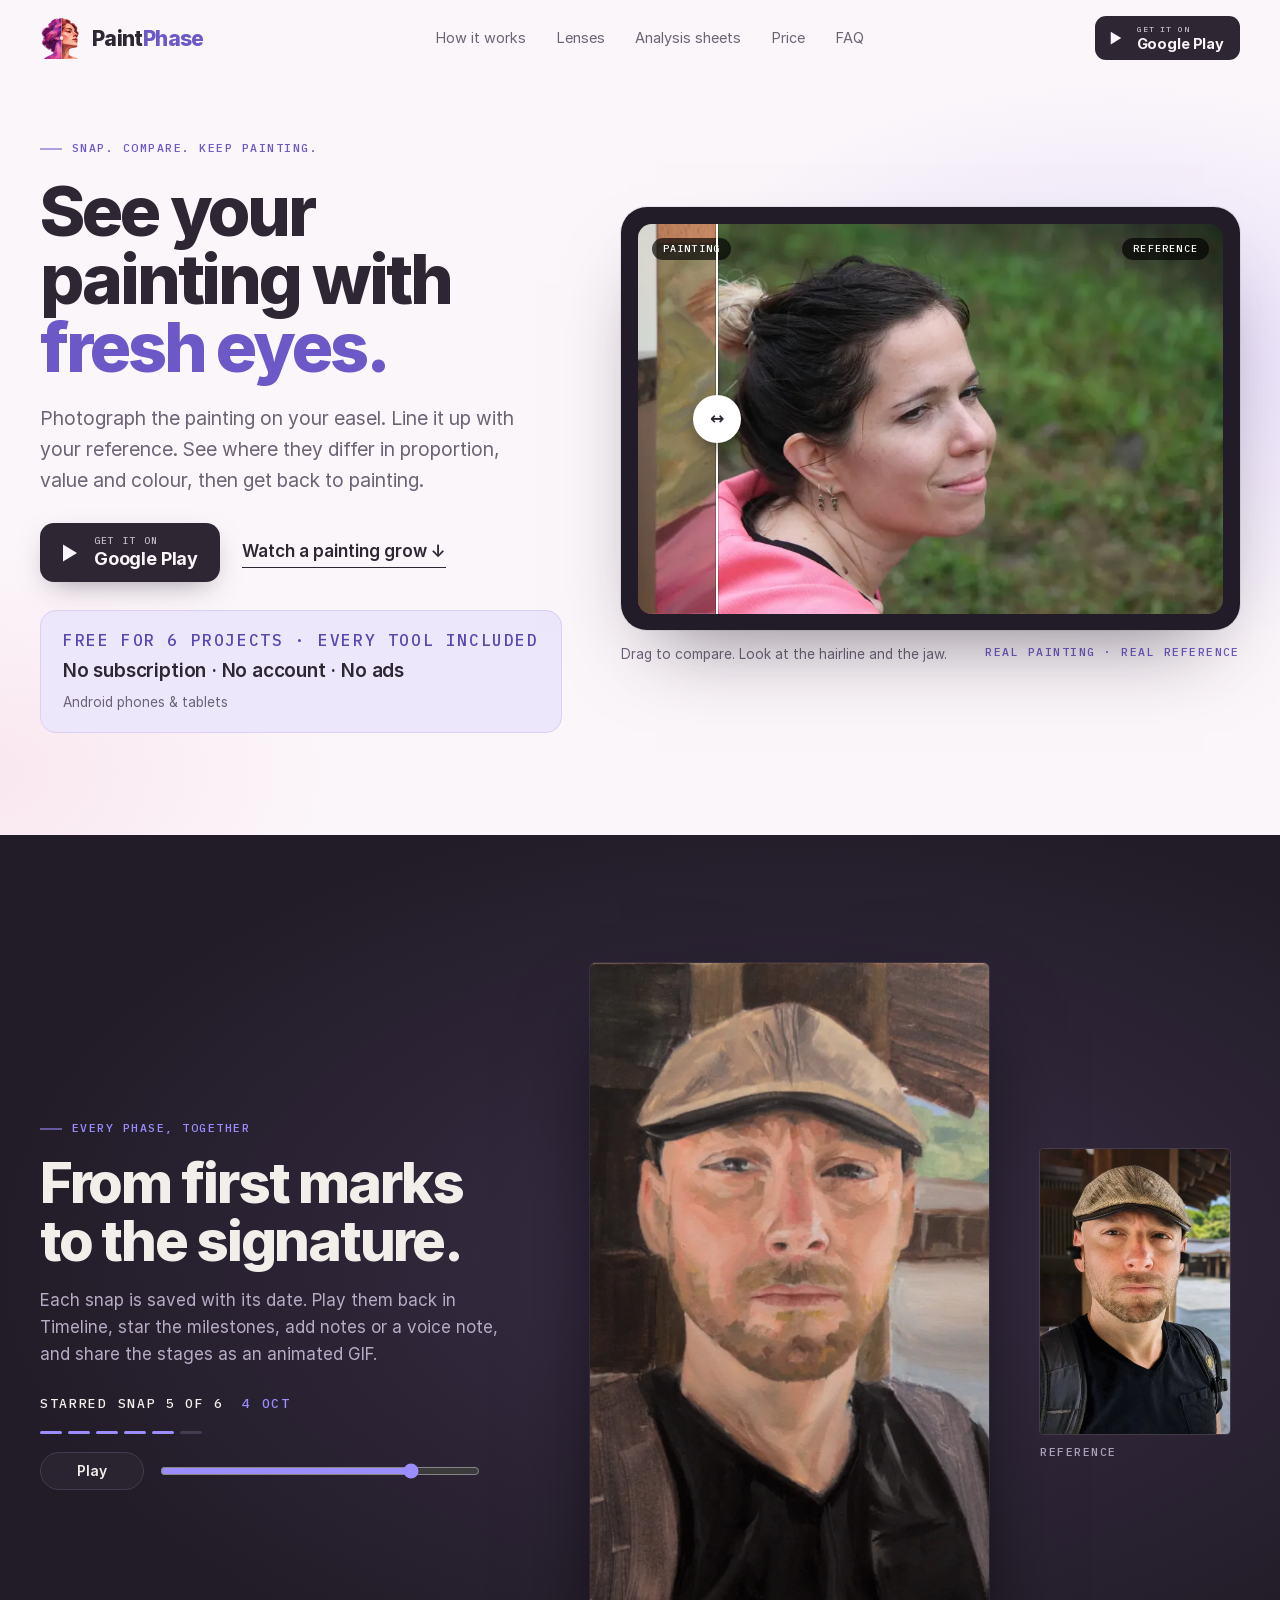
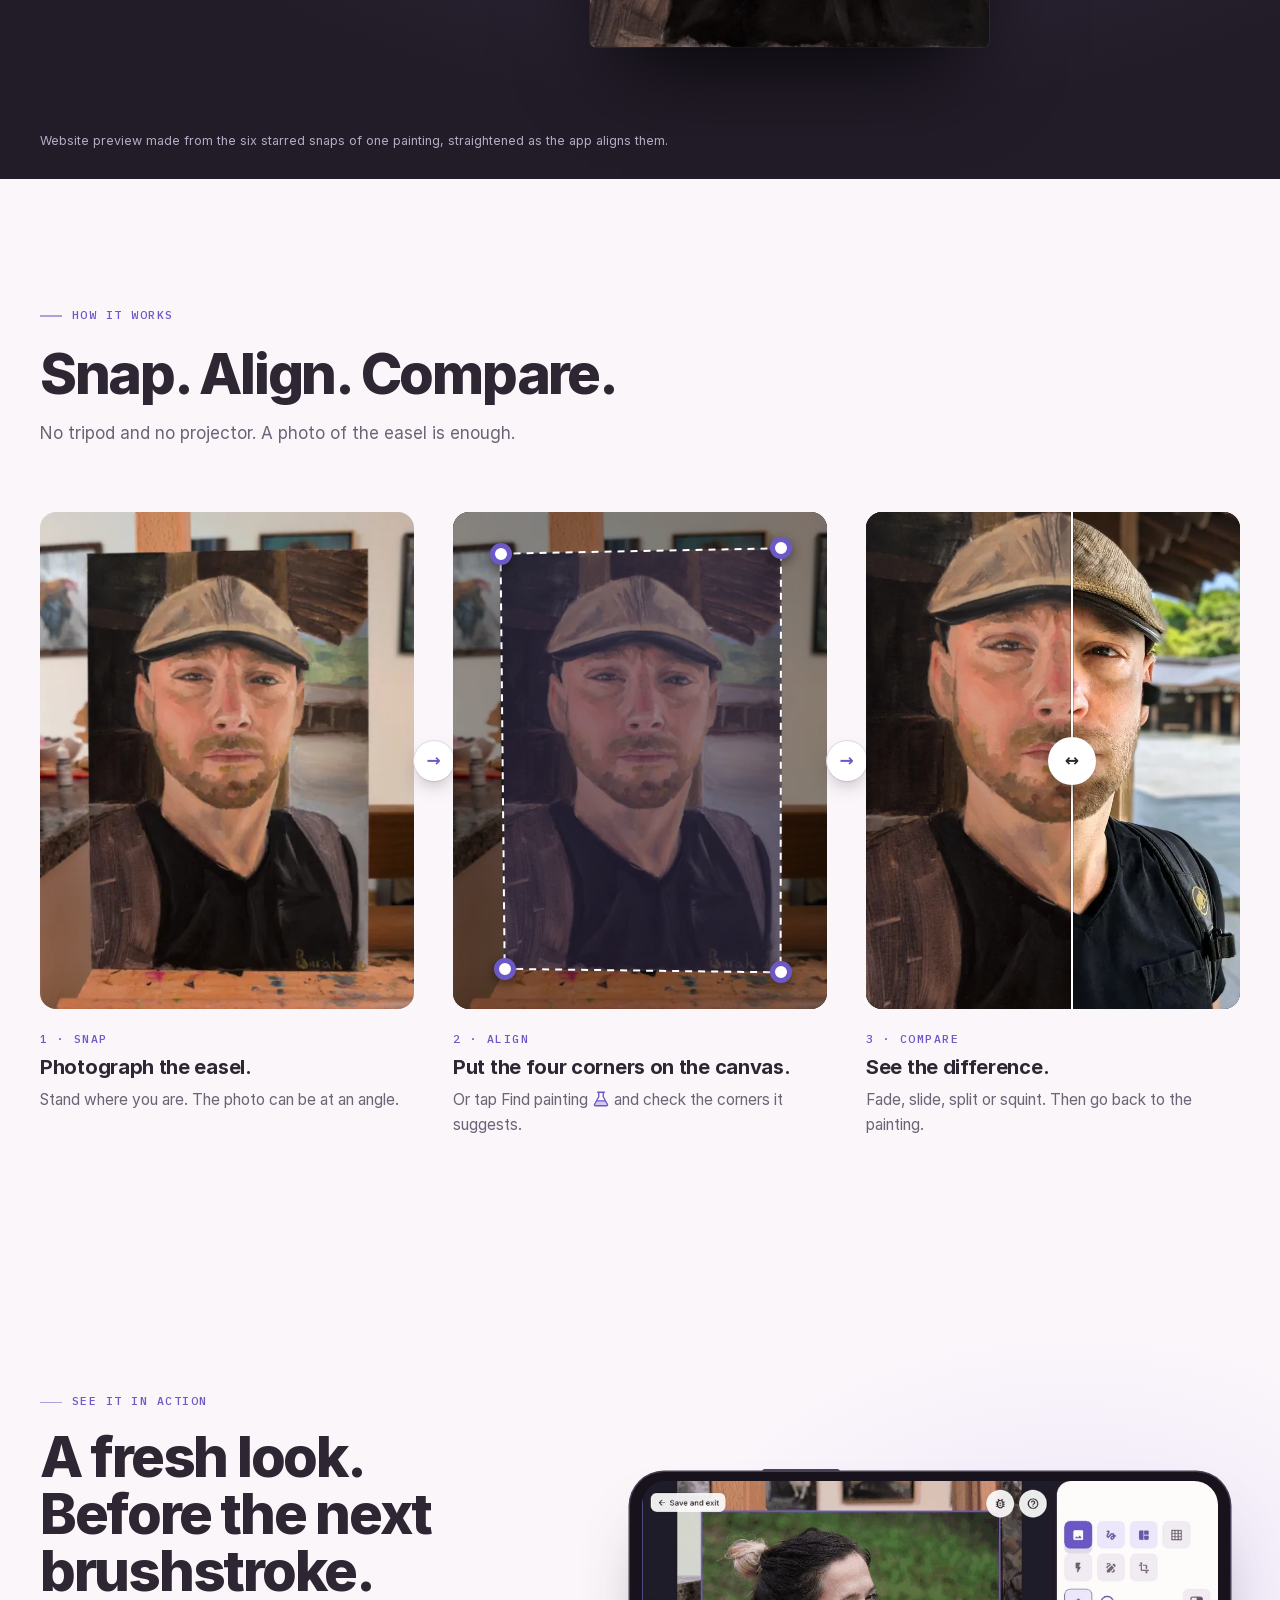
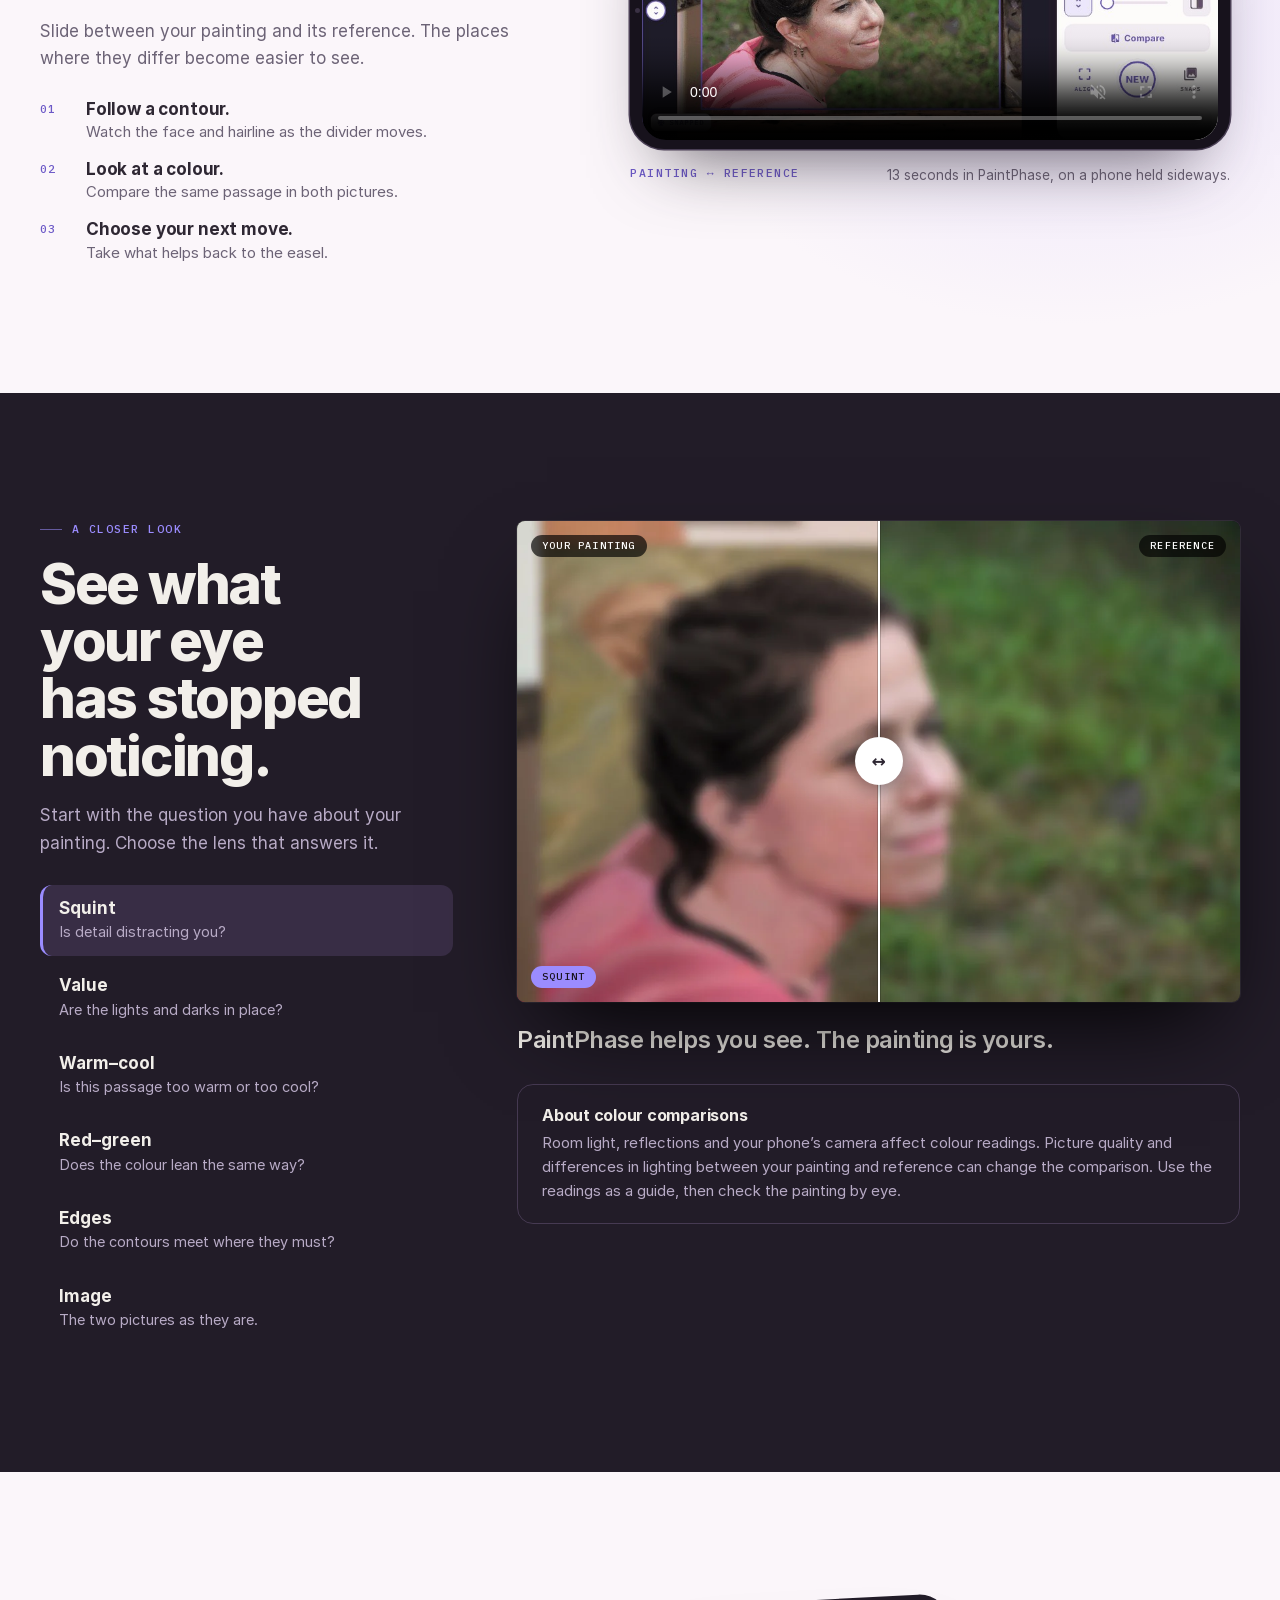
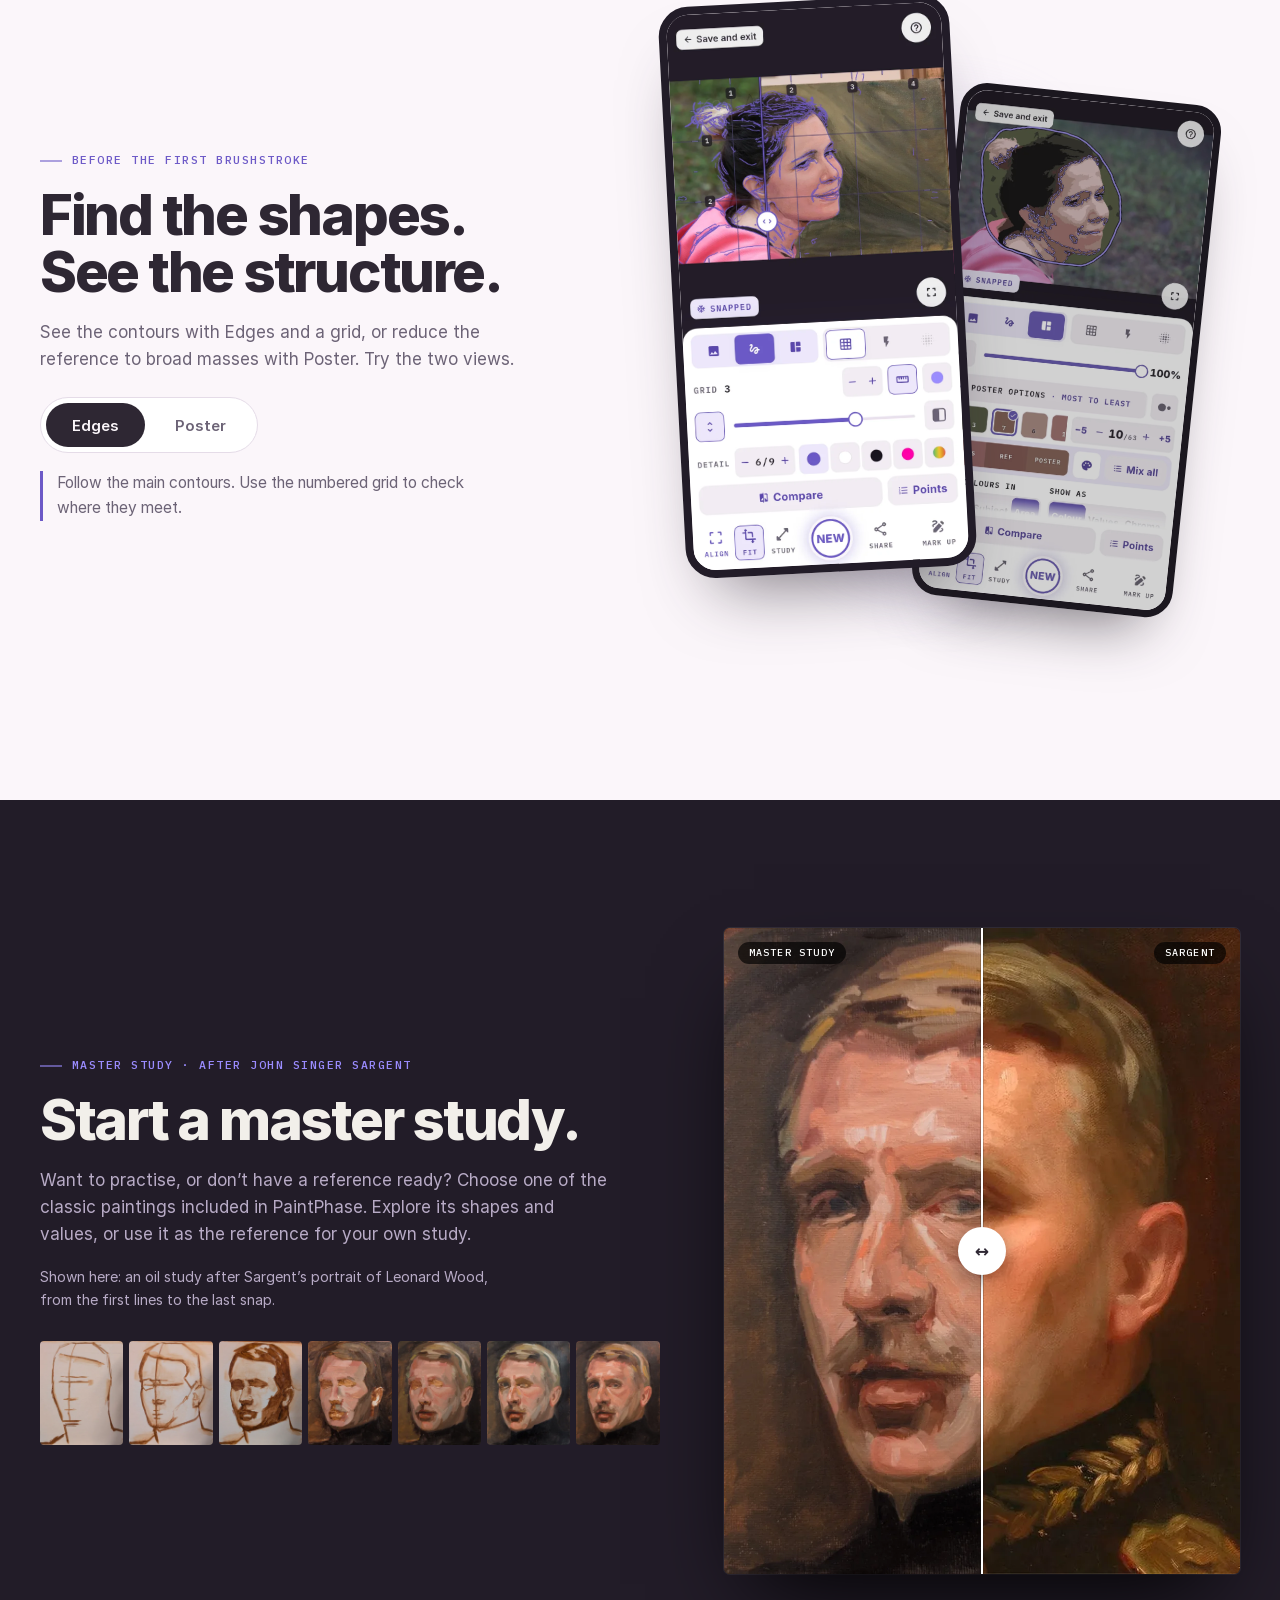
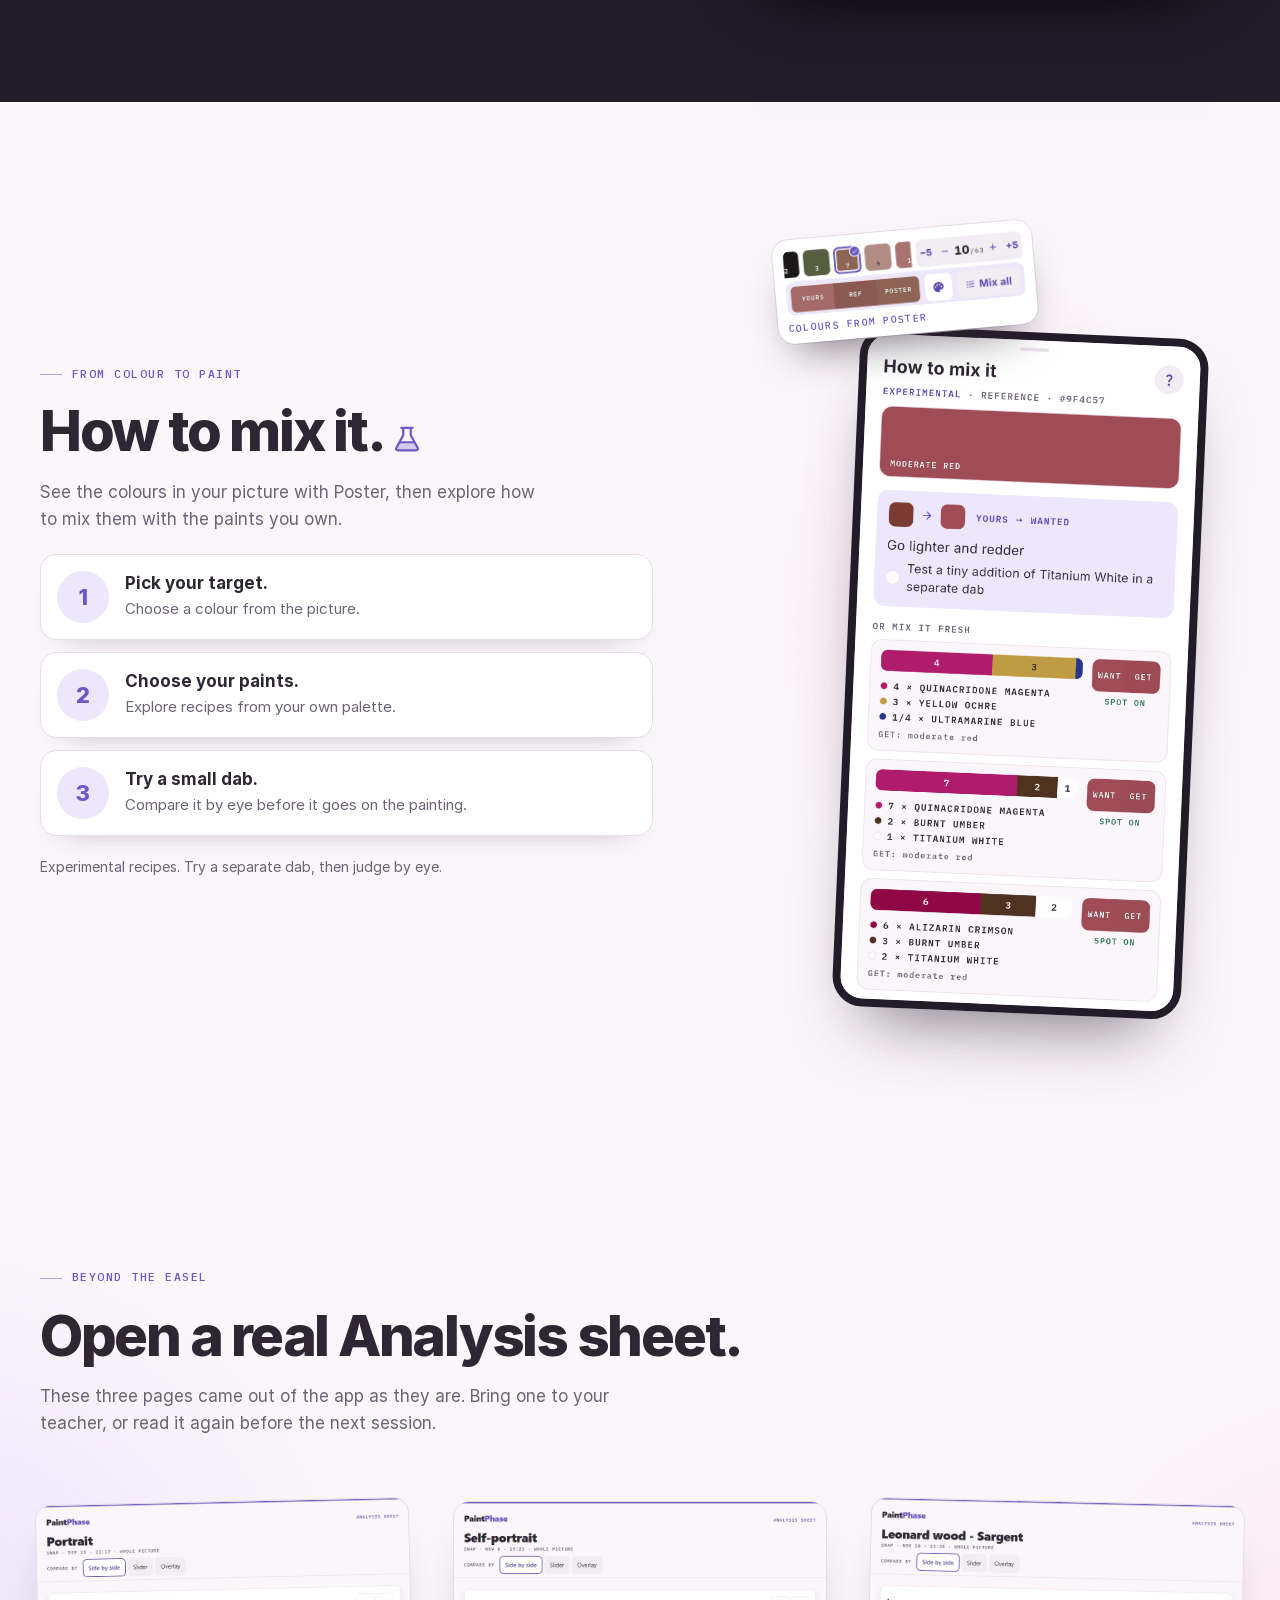
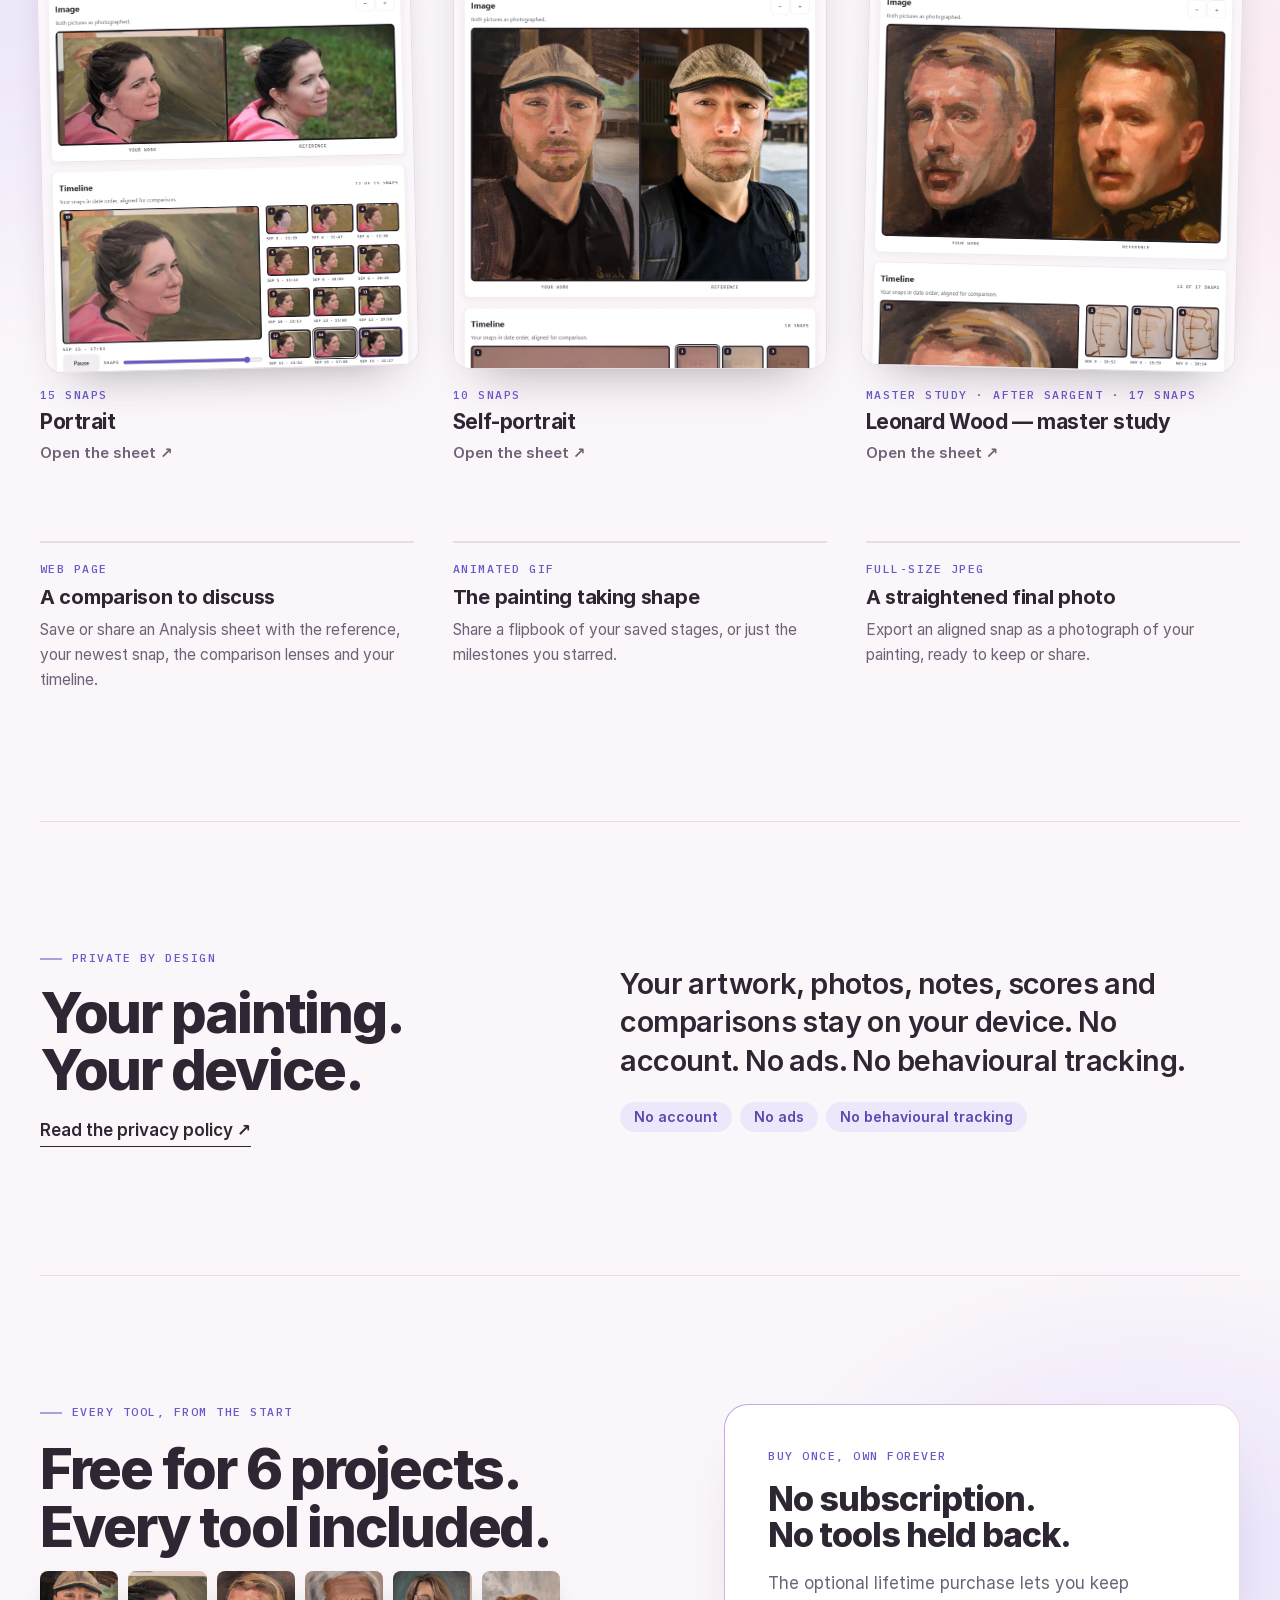
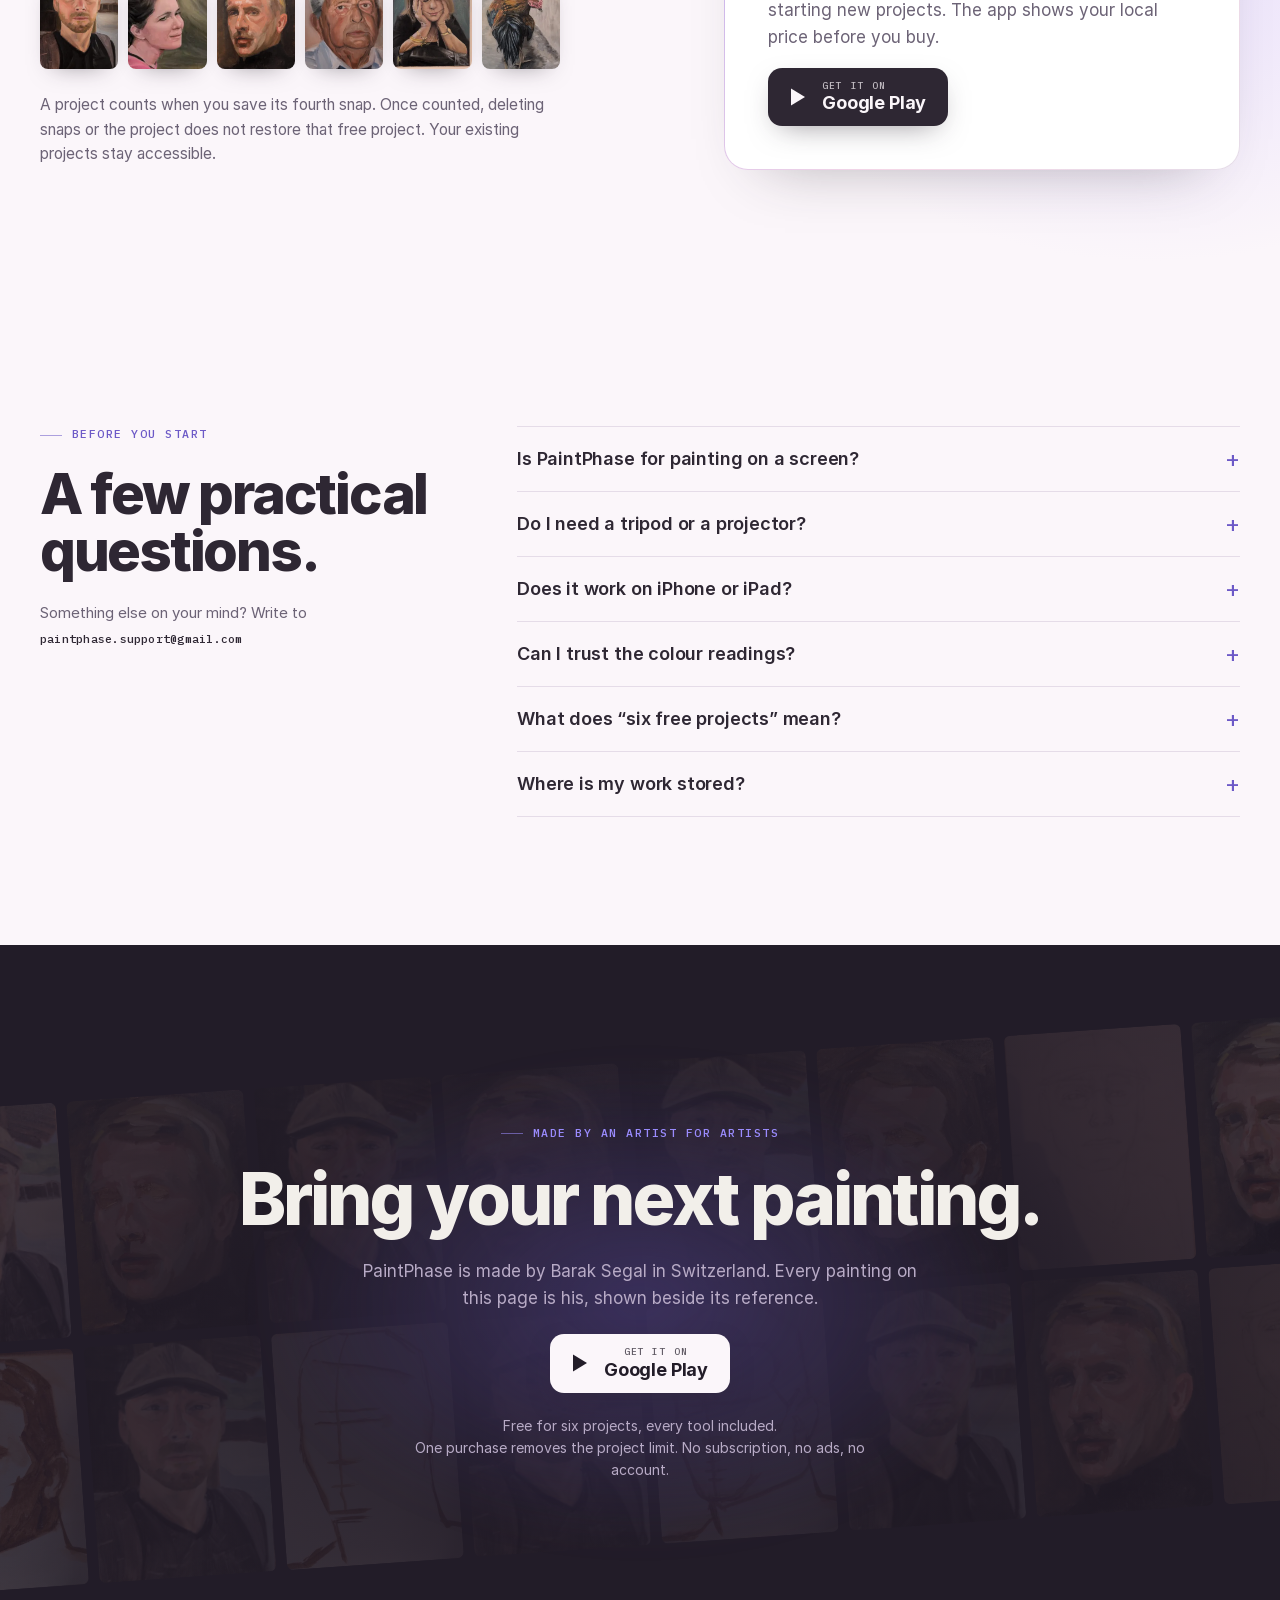
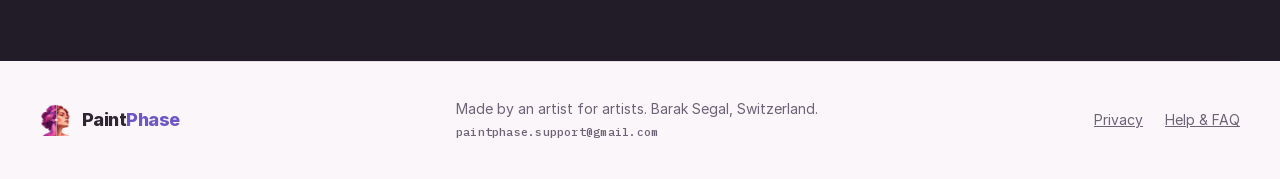
<file: index.html>
<!doctype html>
<html lang="en">
<head>
  <meta charset="utf-8">
  <meta name="viewport" content="width=device-width, initial-scale=1">
  <meta name="theme-color" content="#fbf6fa">
  <meta name="description" content="Photograph the painting on your easel and compare it with its reference: proportion, value, colour and edges. PaintPhase for Android. Free for 6 projects, every tool included.">
  <title>PaintPhase — Compare your painting with its reference</title>
  <link rel="canonical" href="https://barakseg.github.io/paintphase-site/">
  <meta property="og:type" content="website">
  <meta property="og:title" content="PaintPhase — Compare your painting with its reference">
  <meta property="og:description" content="Photograph the painting on your easel and see where it differs from the reference. Free for 6 projects, every tool included.">
  <meta property="og:image" content="https://barakseg.github.io/paintphase-site/assets/art/portrait-painting-1600.webp">
  <meta name="twitter:card" content="summary_large_image">
  <link rel="icon" type="image/png" sizes="32x32" href="assets/favicon-v5-32.png">
  <link rel="icon" type="image/png" sizes="192x192" href="assets/favicon-v5-192.png">
  <link rel="apple-touch-icon" href="assets/apple-touch-180.png">
  <link rel="preload" as="image" href="assets/art/portrait-painting-1600.webp" imagesrcset="assets/art/portrait-painting-800.webp 800w, assets/art/portrait-painting-1600.webp 1600w" imagesizes="(max-width: 900px) 100vw, 56vw">
  <link rel="stylesheet" href="style.css">
  <script src="site.js" defer></script>
</head>
<body>
<a class="skip" href="#main">Skip to content</a>

<header class="masthead" data-masthead>
  <span class="progress" data-progress aria-hidden="true"></span>
  <div class="wrap masthead-row">
    <a class="brand" href="#top" aria-label="PaintPhase home"><img src="assets/mark.png" width="42" height="42" alt=""><span>Paint<b>Phase</b></span></a>
    <nav aria-label="Sections"><a href="#steps">How it works</a><a href="#lenses">Lenses</a><a href="#sheets">Analysis sheets</a><a href="#pricing">Price</a><a href="#faq">FAQ</a></nav>
    <a class="play play-small" href="https://play.google.com/store/apps/details?id=io.github.barakseg.paintphase"><svg viewBox="0 0 24 24" aria-hidden="true"><path d="M5 3.5v17l14-8.5z"/></svg><span><small>Get it on</small>Google Play</span></a>
  </div>
</header>

<main id="main">
  <span id="top"></span>

  <!-- 1 · Hero -->
  <section class="hero wrap" aria-labelledby="hero-title">
    <div class="hero-copy">
      <p class="eyebrow">Snap. Compare. Keep painting.</p>
      <h1 id="hero-title">See your painting with <em>fresh eyes.</em></h1>
      <p class="lede">Photograph the painting on your easel. Line it up with your reference. See where they differ in proportion, value and colour, then get back to painting.</p>
      <div class="hero-actions">
        <a class="play" href="https://play.google.com/store/apps/details?id=io.github.barakseg.paintphase"><svg viewBox="0 0 24 24" aria-hidden="true"><path d="M5 3.5v17l14-8.5z"/></svg><span><small>Get it on</small>Google Play</span></a>
        <a class="text-link" href="#grow">Watch a painting grow <span aria-hidden="true">↓</span></a>
      </div>
      <p class="terms"><span class="mono">Free for 6 projects · Every tool included</span><span class="terms-plain">No subscription · No account · No ads</span><span class="terms-small">Android phones &amp; tablets</span></p>
    </div>
    <figure class="hero-art">
      <div class="viewfinder">
        <div class="compare" data-compare data-sweep>
          <img src="assets/art/portrait-reference-1600.webp" srcset="assets/art/portrait-reference-800.webp 800w, assets/art/portrait-reference-1600.webp 1600w" sizes="(max-width: 900px) 100vw, 56vw" width="1600" height="1066" alt="Reference photo: a woman in profile in a pink top, in front of green grass">
          <img class="compare-top" src="assets/art/portrait-painting-1600.webp" srcset="assets/art/portrait-painting-800.webp 800w, assets/art/portrait-painting-1600.webp 1600w" sizes="(max-width: 900px) 100vw, 56vw" width="1600" height="1066" alt="Oil painting of the same portrait, photographed on the easel and straightened" fetchpriority="high">
          <span class="tag tag-l">Painting</span><span class="tag tag-r">Reference</span>
          <input type="range" id="hero-divider" min="0" max="100" value="50" aria-label="Move the divider between the painting and the reference">
          <span class="compare-bar"></span><span class="compare-knob" aria-hidden="true">↔</span>
        </div>
      </div>
      <figcaption><span>Drag to compare. Look at the hairline and the jaw.</span><span class="mono">Real painting · real reference</span></figcaption>
    </figure>
  </section>

  <!-- 2 · The painting grows (pinned scene) -->
  <section id="grow" class="grow dark" aria-labelledby="grow-title" data-grow>
    <div class="grow-stage">
      <div class="wrap grow-grid">
        <div class="grow-copy">
          <p class="eyebrow">Every phase, together</p>
          <h2 id="grow-title">From first marks<br>to the signature.</h2>
          <p>Each snap is saved with its date. Play them back in Timeline, star the milestones, add notes or a voice note, and share the stages as an animated GIF.</p>
          <p class="grow-meta mono" aria-live="polite"><span data-grow-count>STARRED SNAP 1 OF 6</span><span data-grow-date>18 SEP</span></p>
          <div class="grow-dots" data-grow-dots aria-hidden="true"></div>
          <label class="sr-only" for="grow-position">Choose a starred snap</label>
          <div class="grow-controls"><button type="button" class="grow-play" data-grow-play aria-pressed="false">Play</button><input id="grow-position" class="grow-range" type="range" min="0" max="5" step="1" value="0" data-grow-range></div>
        </div>
        <div class="grow-art">
          <div class="frames" data-grow-frames>
            <img src="assets/art/self-01.webp" srcset="assets/art/self-01-360.webp 360w, assets/art/self-01.webp 720w" sizes="(max-width: 640px) 90vw, 440px" width="720" height="1081" alt="Self-portrait, pencil drawing on the canvas" data-date="18 SEP">
            <img src="assets/art/self-04.webp" srcset="assets/art/self-04-360.webp 360w, assets/art/self-04.webp 720w" sizes="(max-width: 640px) 90vw, 440px" width="720" height="1081" alt="" loading="lazy" data-date="19 SEP">
            <img src="assets/art/self-05.webp" srcset="assets/art/self-05-360.webp 360w, assets/art/self-05.webp 720w" sizes="(max-width: 640px) 90vw, 440px" width="720" height="1081" alt="" loading="lazy" data-date="27 SEP">
            <img src="assets/art/self-06.webp" srcset="assets/art/self-06-360.webp 360w, assets/art/self-06.webp 720w" sizes="(max-width: 640px) 90vw, 440px" width="720" height="1081" alt="" loading="lazy" data-date="30 SEP">
            <img src="assets/art/self-09.webp" srcset="assets/art/self-09-360.webp 360w, assets/art/self-09.webp 720w" sizes="(max-width: 640px) 90vw, 440px" width="720" height="1081" alt="" loading="lazy" data-date="4 OCT">
            <img src="assets/art/self-10.webp" srcset="assets/art/self-10-360.webp 360w, assets/art/self-10.webp 720w" sizes="(max-width: 640px) 90vw, 440px" width="720" height="1081" alt="Self-portrait, the finished and signed oil painting" loading="lazy" data-date="8 NOV">
          </div>
        </div>
        <figure class="grow-ref"><img src="assets/art/self-reference.webp" width="720" height="1081" alt="The reference photo for the self-portrait" loading="lazy"><figcaption class="mono">Reference</figcaption></figure>
      </div>
    </div>
    <p class="wrap grow-note">Website preview made from the six starred snaps of one painting, straightened as the app aligns them.</p>
  </section>

  <!-- 4 · Three steps -->
  <section id="steps" class="wrap section steps" aria-labelledby="steps-title">
    <div class="section-top"><p class="eyebrow">How it works</p><h2 id="steps-title">Snap. Align. Compare.</h2><p>No tripod and no projector. A photo of the easel is enough.</p></div>
    <ol class="step-row">
      <li class="reveal"><figure><img src="assets/art/self-easel.webp" srcset="assets/art/self-easel-450.webp 450w, assets/art/self-easel.webp 900w" sizes="(max-width: 900px) 90vw, 380px" width="900" height="1195" alt="A phone photo of the painting on the easel, with the studio around it" loading="lazy"></figure><p class="mono">Snap</p><h3>Photograph the easel.</h3><p>Stand where you are. The photo can be at an angle.</p></li>
      <li class="reveal"><figure class="quad"><img src="assets/art/self-easel.webp" srcset="assets/art/self-easel-450.webp 450w, assets/art/self-easel.webp 900w" sizes="(max-width: 900px) 90vw, 380px" width="900" height="1195" alt="The same photo with four corner handles on the canvas" loading="lazy"><svg viewBox="0 0 100 100" preserveAspectRatio="none" aria-hidden="true"><polygon points="12.7,8.4 87.6,7.3 87.5,92.6 13.8,91.9"/></svg><i style="left:12.7%;top:8.4%"></i><i style="left:87.6%;top:7.3%"></i><i style="left:87.5%;top:92.6%"></i><i style="left:13.8%;top:91.9%"></i></figure><p class="mono">Align</p><h3>Put the four corners on the canvas.</h3><p>Or tap Find painting <img class="flask" src="assets/experimental-flask.svg" width="18" height="18" alt="(experimental)"> and check the corners it suggests.</p></li>
      <li class="reveal"><figure><div class="compare" data-compare><img src="assets/art/self-reference.webp" width="720" height="1081" alt="The reference photo" loading="lazy"><img class="compare-top" src="assets/art/self-10.webp" srcset="assets/art/self-10-360.webp 360w, assets/art/self-10.webp 720w" sizes="(max-width: 900px) 90vw, 380px" width="720" height="1081" alt="The straightened painting" loading="lazy"><input type="range" id="step-divider" min="0" max="100" value="55" aria-label="Move the divider between the painting and the reference"><span class="compare-bar"></span><span class="compare-knob" aria-hidden="true">↔</span></div></figure><p class="mono">Compare</p><h3>See the difference.</h3><p>Fade, slide, split or squint. Then go back to the painting.</p></li>
    </ol>
  </section>

  <!-- 4b · See it in action -->
  <section id="film" class="wrap section film" aria-labelledby="film-title">
    <div class="film-copy">
      <p class="eyebrow">See it in action</p>
      <h2 id="film-title">A fresh look.<br>Before the next brushstroke.</h2>
      <p>Slide between your painting and its reference. The places where they differ become easier to see.</p>
      <ol class="watch-cues">
        <li class="reveal"><b>Follow a contour.</b><span>Watch the face and hairline as the divider moves.</span></li>
        <li class="reveal"><b>Look at a colour.</b><span>Compare the same passage in both pictures.</span></li>
        <li class="reveal"><b>Choose your next move.</b><span>Take what helps back to the easel.</span></li>
      </ol>
    </div>
    <figure class="film-frame reveal">
      <div class="handset">
        <video data-film controls loop muted playsinline preload="metadata" poster="assets/studio-poster.jpg" width="1920" height="866" aria-label="PaintPhase comparison demonstration" aria-describedby="film-caption"><source src="assets/studio-loop-1920.mp4" type="video/mp4"><a href="assets/studio-loop-1920.mp4">Open the comparison video</a></video>
      </div>
      <figcaption id="film-caption"><span class="mono">Painting ↔ Reference</span><span>13 seconds in PaintPhase, on a phone held sideways.</span></figcaption>
    </figure>
  </section>

  <!-- 5 · Lenses -->
  <section id="lenses" class="lenses dark" aria-labelledby="lenses-title">
    <div class="wrap lens-grid">
      <div class="lens-copy">
        <p class="eyebrow">A closer look</p>
        <h2 id="lenses-title">See what your eye has stopped noticing.</h2>
        <p>Start with the question you have about your painting. Choose the lens that answers it.</p>
        <div class="lens-tabs" role="tablist" aria-label="Lenses" data-lens-tabs>
          <button role="tab" id="lens-tab-squint" aria-selected="true" aria-controls="lens-panel" data-lens="squint" tabindex="0"><b>Squint</b><span>Is detail distracting you?</span></button>
          <button role="tab" id="lens-tab-value" aria-selected="false" aria-controls="lens-panel" data-lens="value" tabindex="-1"><b>Value</b><span>Are the lights and darks in place?</span></button>
          <button role="tab" id="lens-tab-warmcool" aria-selected="false" aria-controls="lens-panel" data-lens="warmcool" tabindex="-1"><b>Warm–cool</b><span>Is this passage too warm or too cool?</span></button>
          <button role="tab" id="lens-tab-redgreen" aria-selected="false" aria-controls="lens-panel" data-lens="redgreen" tabindex="-1"><b>Red–green</b><span>Does the colour lean the same way?</span></button>
          <button role="tab" id="lens-tab-edges" aria-selected="false" aria-controls="lens-panel" data-lens="edges" tabindex="-1"><b>Edges</b><span>Do the contours meet where they must?</span></button>
          <button role="tab" id="lens-tab-image" aria-selected="false" aria-controls="lens-panel" data-lens="image" tabindex="-1"><b>Image</b><span>The two pictures as they are.</span></button>
        </div>
      </div>
      <div class="lens-stage reveal" id="lens-panel" role="tabpanel" aria-labelledby="lens-tab-squint" data-lens-stage>
        <div class="compare" data-compare>
          <div class="lens-stack" data-side="ref"><img class="on" data-lens="squint" src="assets/art/lens-squint-ref.webp" width="1080" height="720" alt="The reference, Squint lens" loading="lazy"></div>
          <div class="lens-stack compare-top" data-side="work"><img class="on" data-lens="squint" src="assets/art/lens-squint-work.webp" width="1080" height="720" alt="Your painting, Squint lens" loading="lazy"></div>
          <span class="tag tag-l">Your painting</span><span class="tag tag-r">Reference</span><span class="tag tag-b" data-lens-name>Squint</span>
          <input type="range" id="lens-divider" min="0" max="100" value="50" aria-label="Move the divider between the painting and the reference">
          <span class="compare-bar"></span><span class="compare-knob" aria-hidden="true">↔</span>
        </div>
        <p class="lens-question" data-lens-question aria-hidden="true">Is detail distracting you?</p>
        <p class="lens-foot">PaintPhase helps you see. The painting is yours.</p>
        <aside class="colour-note" aria-label="About colour comparisons"><h3>About colour comparisons</h3><p>Room light, reflections and your phone’s camera affect colour readings. Picture quality and differences in lighting between your painting and reference can change the comparison. Use the readings as a guide, then check the painting by eye.</p></aside>
      </div>
    </div>
  </section>

  <!-- 6 · Before you paint -->
  <section id="study" class="wrap section study" aria-labelledby="study-title">
    <div class="study-copy">
      <p class="eyebrow">Before the first brushstroke</p>
      <h2 id="study-title">Find the shapes.<br>See the structure.</h2>
      <p>See the contours with Edges and a grid, or reduce the reference to broad masses with Poster. Try the two views.</p>
      <div class="tabs" role="tablist" aria-label="Reference study tools"><button id="edges-tab" role="tab" aria-selected="true" aria-controls="study-panel" data-study="edges" tabindex="0">Edges</button><button id="poster-tab" role="tab" aria-selected="false" aria-controls="study-panel" data-study="poster" tabindex="-1">Poster</button></div>
      <p id="study-description" class="tool-note">Follow the main contours. Use the numbered grid to check where they meet.</p>
    </div>
    <div class="phone-stack reveal" id="study-panel" role="tabpanel" aria-labelledby="edges-tab">
      <img class="front" data-view="edges" src="assets/art/shot-edges.webp" width="720" height="1456" alt="PaintPhase Edges and grid controls, with violet lines describing the portrait" loading="lazy">
      <img data-view="poster" src="assets/art/shot-poster.webp" width="720" height="1456" alt="PaintPhase Poster view simplifying the portrait into flat colour masses, with colour count and palette controls" loading="lazy">
    </div>
  </section>

  <!-- 7 · Master study -->
  <section id="master" class="master dark" aria-labelledby="master-title">
    <div class="wrap master-grid">
      <div>
        <p class="eyebrow">Master study · after John Singer Sargent</p>
        <h2 id="master-title">Start a master study.</h2>
        <p>Want to practise, or don’t have a reference ready? Choose one of the classic paintings included in PaintPhase. Explore its shapes and values, or use it as the reference for your own study.</p>
        <p class="small">Shown here: an oil study after Sargent’s portrait of Leonard Wood, from the first lines to the last snap.</p>
        <div class="stages" aria-label="Seven stages of the study"><img src="assets/art/wood-stage-1.webp" width="360" height="450" alt="Stage 1: construction lines" loading="lazy"><img src="assets/art/wood-stage-2.webp" width="360" height="450" alt="Stage 2" loading="lazy"><img src="assets/art/wood-stage-3.webp" width="360" height="450" alt="Stage 3" loading="lazy"><img src="assets/art/wood-stage-4.webp" width="360" height="450" alt="Stage 4: the shadow shapes" loading="lazy"><img src="assets/art/wood-stage-5.webp" width="360" height="450" alt="Stage 5: first colour" loading="lazy"><img src="assets/art/wood-stage-6.webp" width="360" height="450" alt="Stage 6" loading="lazy"><img src="assets/art/wood-stage-7.webp" width="360" height="450" alt="Stage 7: the last snap" loading="lazy"></div>
      </div>
      <figure class="reveal">
        <div class="compare tall" data-compare><img src="assets/art/wood-sargent.webp" width="1000" height="1251" alt="John Singer Sargent, portrait of Leonard Wood (detail)" loading="lazy"><img class="compare-top" src="assets/art/wood-study.webp" width="1000" height="1251" alt="The master study in oil" loading="lazy"><span class="tag tag-l">Master study</span><span class="tag tag-r">Sargent</span><input type="range" id="master-divider" min="0" max="100" value="50" aria-label="Move the divider between the study and the Sargent painting"><span class="compare-bar"></span><span class="compare-knob" aria-hidden="true">↔</span></div>
      </figure>
    </div>
  </section>

  <!-- 7b · How to mix it -->
  <section id="mixing" class="wrap section mixing" aria-labelledby="mixing-title">
    <div class="mixing-copy">
      <p class="eyebrow">From colour to paint</p>
      <h2 id="mixing-title">How to mix it. <img class="flask" src="assets/experimental-flask.svg" width="30" height="30" alt="(experimental)"></h2>
      <p>See the colours in your picture with Poster, then explore how to mix them with the paints you own.</p>
      <ol class="mix-steps">
        <li class="reveal"><b>Pick your target.</b><span>Choose a colour from the picture.</span></li>
        <li class="reveal"><b>Choose your paints.</b><span>Explore recipes from your own palette.</span></li>
        <li class="reveal"><b>Try a small dab.</b><span>Compare it by eye before it goes on the painting.</span></li>
      </ol>
      <p class="small">Experimental recipes. Try a separate dab, then judge by eye.</p>
    </div>
    <div class="mix-art reveal">
      <figure class="mixing-shot"><img src="assets/colour-mixing.png" width="1080" height="2160" alt="PaintPhase How to mix it: a target red, a lighter-and-redder adjustment suggestion, and three paint recipes with parts and WANT / GET colour comparisons" loading="lazy"></figure>
      <figure class="mix-chip"><img src="assets/art/poster-swatches.webp" width="1020" height="282" alt="The colour swatches that Poster found in the picture" loading="lazy"><figcaption class="mono">Colours from Poster</figcaption></figure>
    </div>
  </section>

  <!-- 8 · Real Analysis sheets -->
  <section id="sheets" class="wrap section sheets" aria-labelledby="sheets-title">
    <div class="section-top"><p class="eyebrow">Beyond the easel</p><h2 id="sheets-title">Open a real Analysis sheet.</h2><p>These three pages came out of the app as they are. Bring one to your teacher, or read it again before the next session.</p></div>
    <div class="sheet-row">
      <a class="sheet reveal" href="sheets/portrait.html" target="_blank" rel="noopener"><img src="assets/art/sheet-portrait.webp" width="900" height="1125" alt="" loading="lazy"><span class="mono">15 snaps</span><b>Portrait</b><i>Open the sheet ↗</i></a>
      <a class="sheet reveal" href="sheets/self-portrait.html" target="_blank" rel="noopener"><img src="assets/art/sheet-self.webp" width="900" height="1125" alt="" loading="lazy"><span class="mono">10 snaps</span><b>Self-portrait</b><i>Open the sheet ↗</i></a>
      <a class="sheet reveal" href="sheets/leonard-wood-master-study.html" target="_blank" rel="noopener"><img src="assets/art/sheet-wood.webp" width="900" height="1125" alt="" loading="lazy"><span class="mono">Master study · after Sargent · 17 snaps</span><b>Leonard Wood — master study</b><i>Open the sheet ↗</i></a>
    </div>
    <div class="outputs">
      <article><p class="mono">Web page</p><h3>A comparison to discuss</h3><p>Save or share an Analysis sheet with the reference, your newest snap, the comparison lenses and your timeline.</p></article>
      <article><p class="mono">Animated GIF</p><h3>The painting taking shape</h3><p>Share a flipbook of your saved stages, or just the milestones you starred.</p></article>
      <article><p class="mono">Full-size JPEG</p><h3>A straightened final photo</h3><p>Export an aligned snap as a photograph of your painting, ready to keep or share.</p></article>
    </div>
  </section>

  <!-- 9 · Privacy -->
  <section class="wrap section privacy" aria-labelledby="privacy-title">
    <div class="privacy-copy">
      <p class="eyebrow">Private by design</p>
      <h2 id="privacy-title">Your painting.<br>Your device.</h2>
      <a class="text-link" href="privacy.html">Read the privacy policy <span aria-hidden="true">↗</span></a>
    </div>
    <div class="privacy-promise reveal">
      <p class="promise">Your artwork, photos, notes, scores and comparisons stay on your device. No account. No ads. No behavioural tracking.</p>
      <ul class="chips" aria-hidden="true"><li>No account</li><li>No ads</li><li>No behavioural tracking</li></ul>
    </div>
  </section>

  <!-- 10 · Price -->
  <section id="pricing" class="wrap section pricing" aria-labelledby="pricing-title">
    <div class="price-free">
      <p class="eyebrow">Every tool, from the start</p>
      <h2 id="pricing-title">Free for 6 projects.<br>Every tool included.</h2>
      <div class="slots" aria-hidden="true"><img src="assets/art/slot-1.webp" alt="" loading="lazy"><img src="assets/art/slot-2.webp" alt="" loading="lazy"><img src="assets/art/slot-3.webp" alt="" loading="lazy"><img src="assets/art/slot-4.webp" alt="" loading="lazy"><img src="assets/art/slot-5.webp" alt="" loading="lazy"><img src="assets/art/slot-6.webp" alt="" loading="lazy"></div>
      <p>A project counts when you save its fourth snap. Once counted, deleting snaps or the project does not restore that free project. Your existing projects stay accessible.</p>
    </div>
    <div class="price-own reveal">
      <p class="mono">Buy once, own forever</p>
      <h3>No subscription.<br>No tools held back.</h3>
      <p>The optional lifetime purchase lets you keep starting new projects. The app shows your local price before you buy.</p>
      <a class="play" href="https://play.google.com/store/apps/details?id=io.github.barakseg.paintphase"><svg viewBox="0 0 24 24" aria-hidden="true"><path d="M5 3.5v17l14-8.5z"/></svg><span><small>Get it on</small>Google Play</span></a>
    </div>
  </section>

  <!-- 11 · FAQ -->
  <section id="faq" class="wrap section faq" aria-labelledby="faq-title">
    <div class="faq-heading"><p class="eyebrow">Before you start</p><h2 id="faq-title">A few practical questions.</h2><p class="faq-more">Something else on your mind? Write to <span class="mono">paintphase.support@gmail.com</span></p></div>
    <div class="faq-list">
      <details><summary>Is PaintPhase for painting on a screen?</summary><p>It is a companion for traditional painting from a reference: oils, acrylics, watercolour, gouache, pastel and other media. Your painting stays on the canvas or paper; PaintPhase helps you examine it.</p></details>
      <details><summary>Do I need a tripod or a projector?</summary><p>No. Photograph your painting, adjust its alignment and compare the still image. You can preview the reference over the camera view before taking the photo.</p></details>
      <details><summary>Does it work on iPhone or iPad?</summary><p>PaintPhase is on Android phones and tablets. There is no iPhone or iPad release available yet.</p></details>
      <details><summary>Can I trust the colour readings?</summary><p>Use them as a guide. Room light, reflections and the camera affect what the phone sees. Compare under even lighting and check the real painting by eye. Paint-mixing recipes are experimental starting points: test a separate dab first.</p></details>
      <details><summary>What does “six free projects” mean?</summary><p>Every tool is included. A project uses one of the six free projects when you save its fourth snap. That use is permanent: deleting snaps or projects does not give it back. One optional purchase removes the limit on creating projects.</p></details>
      <details><summary>Where is my work stored?</summary><p>On your device. There is no PaintPhase cloud account. Export a backup in Settings and keep a copy somewhere safe, especially before changing phones or uninstalling. Sharing a sheet, picture or reel is your choice.</p></details>
    </div>
  </section>

  <!-- 12 · Maker and the last door -->
  <section id="get" class="finale dark" aria-labelledby="finale-title">
    <div class="wall" aria-hidden="true"><img src="assets/art/self-05-360.webp" alt="" loading="lazy"><img src="assets/art/wood-stage-5.webp" alt="" loading="lazy"><img src="assets/art/self-10-360.webp" alt="" loading="lazy"><img src="assets/art/wood-stage-7.webp" alt="" loading="lazy"><img src="assets/art/self-07-360.webp" alt="" loading="lazy"><img src="assets/art/wood-stage-4.webp" alt="" loading="lazy"><img src="assets/art/self-01-360.webp" alt="" loading="lazy"><img src="assets/art/wood-stage-6.webp" alt="" loading="lazy"><img src="assets/art/wood-stage-3.webp" alt="" loading="lazy"><img src="assets/art/self-08-360.webp" alt="" loading="lazy"><img src="assets/art/wood-stage-1.webp" alt="" loading="lazy"><img src="assets/art/self-06-360.webp" alt="" loading="lazy"><img src="assets/art/wood-stage-2.webp" alt="" loading="lazy"><img src="assets/art/self-09-360.webp" alt="" loading="lazy"><img src="assets/art/wood-stage-7.webp" alt="" loading="lazy"><img src="assets/art/self-03-360.webp" alt="" loading="lazy"></div>
    <div class="wrap finale-copy">
      <p class="eyebrow">Made by an artist for artists</p>
      <h2 id="finale-title">Bring your next painting.</h2>
      <p>PaintPhase is made by Barak Segal in Switzerland. Every painting on this page is his, shown beside its reference.</p>
      <a class="play play-light" href="https://play.google.com/store/apps/details?id=io.github.barakseg.paintphase"><svg viewBox="0 0 24 24" aria-hidden="true"><path d="M5 3.5v17l14-8.5z"/></svg><span><small>Get it on</small>Google Play</span></a>
      <p class="ownership">Free for six projects, every tool included.<br>One purchase removes the project limit. No subscription, no ads, no account.</p>
    </div>
  </section>
</main>

<footer class="wrap footer">
  <a class="brand" href="#top"><img src="assets/mark.png" width="32" height="32" alt=""><span>Paint<b>Phase</b></span></a>
  <p>Made by an artist for artists. Barak Segal, Switzerland.<br><span class="mono">paintphase.support@gmail.com</span></p>
  <nav aria-label="Footer"><a href="privacy.html">Privacy</a><a href="#faq">Help &amp; FAQ</a></nav>
</footer>

<dialog class="zoom" data-zoom aria-label="Closer look"><form method="dialog"><button type="submit">Close ✕</button></form><img alt=""></dialog>
</body>
</html>
</file>
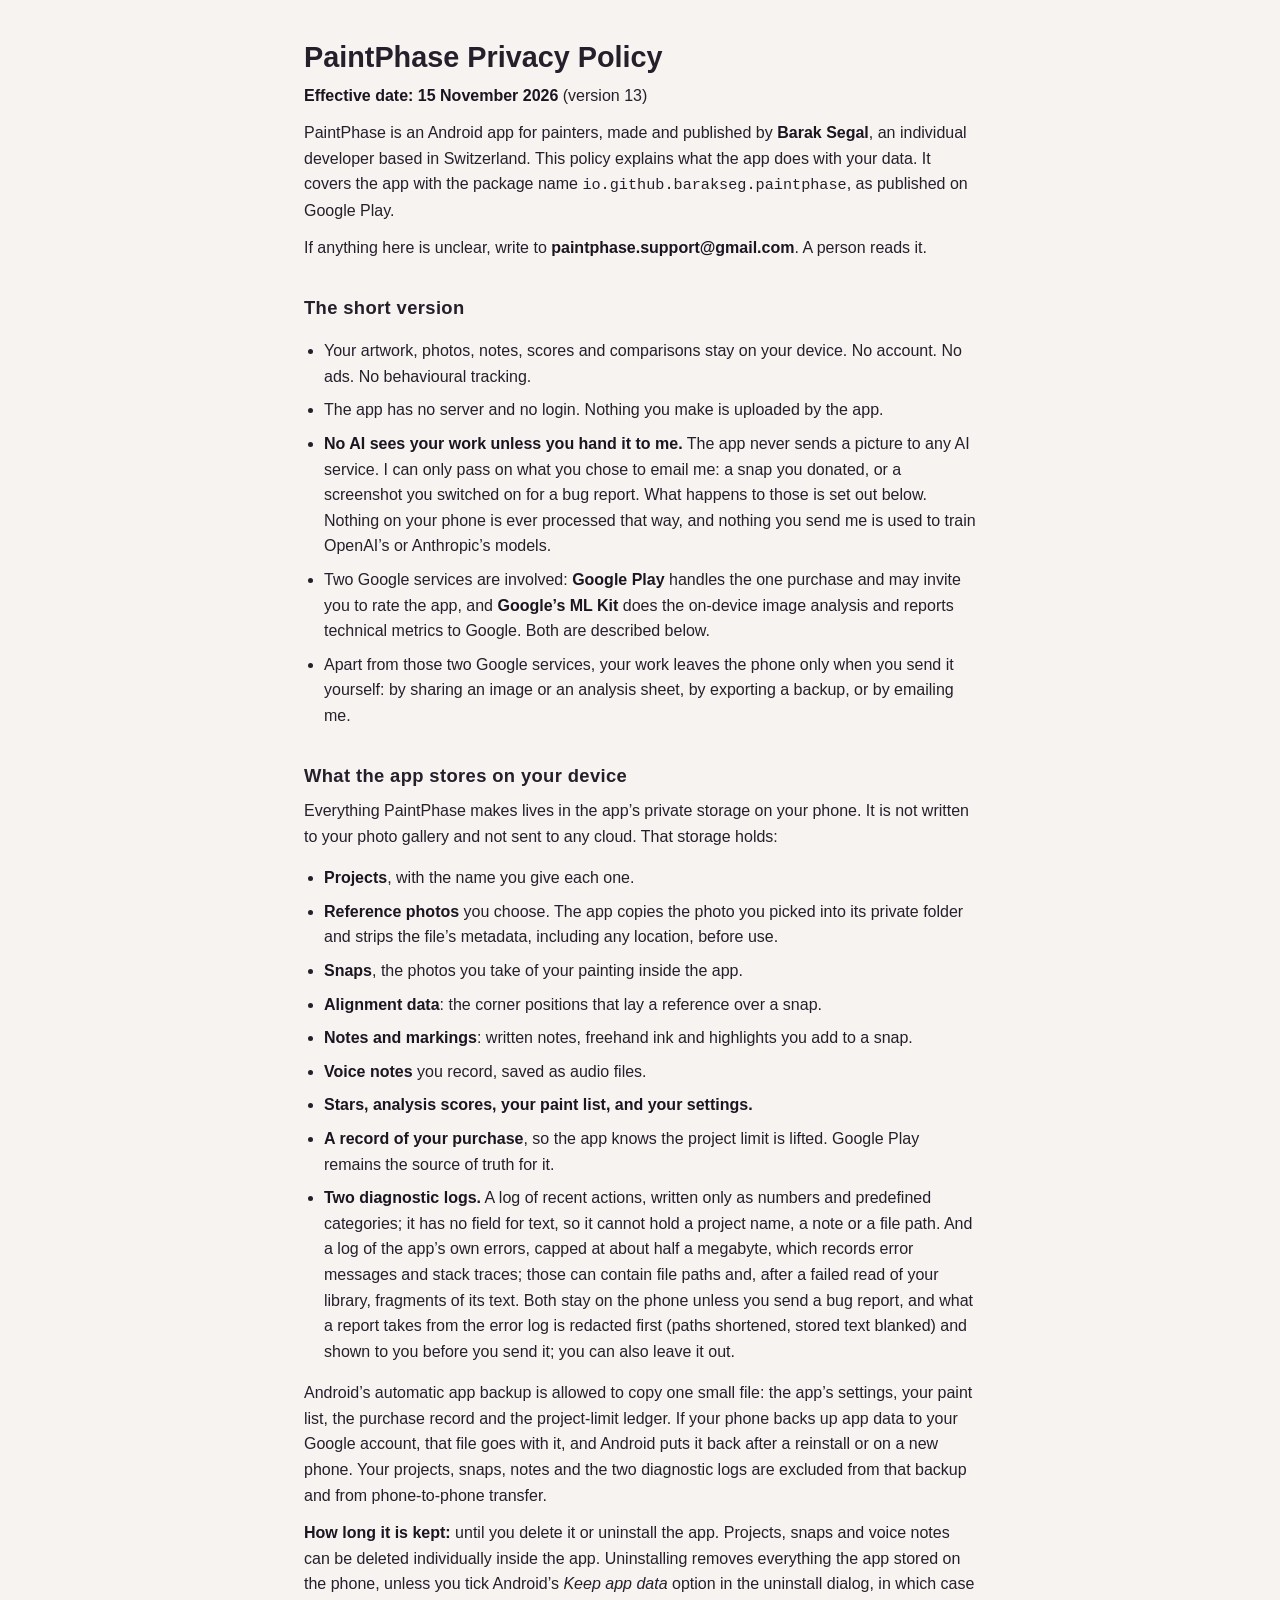
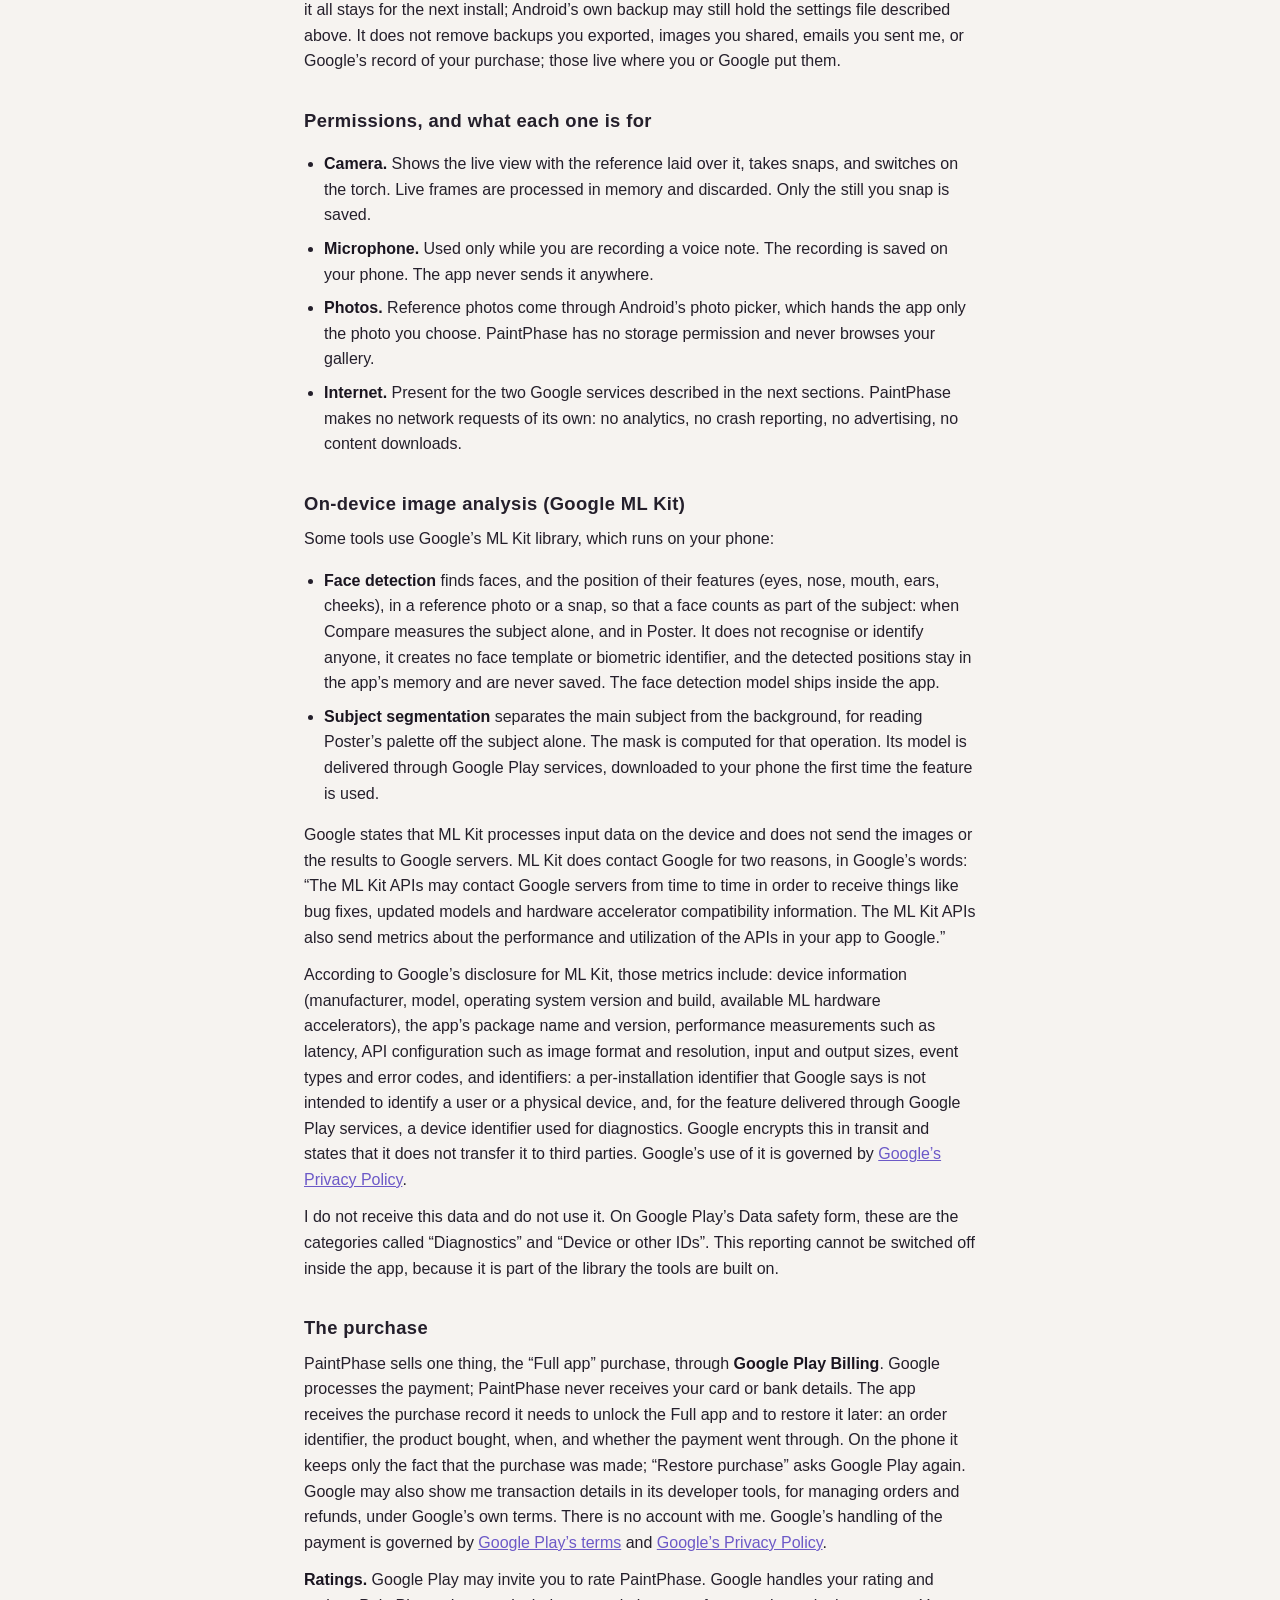
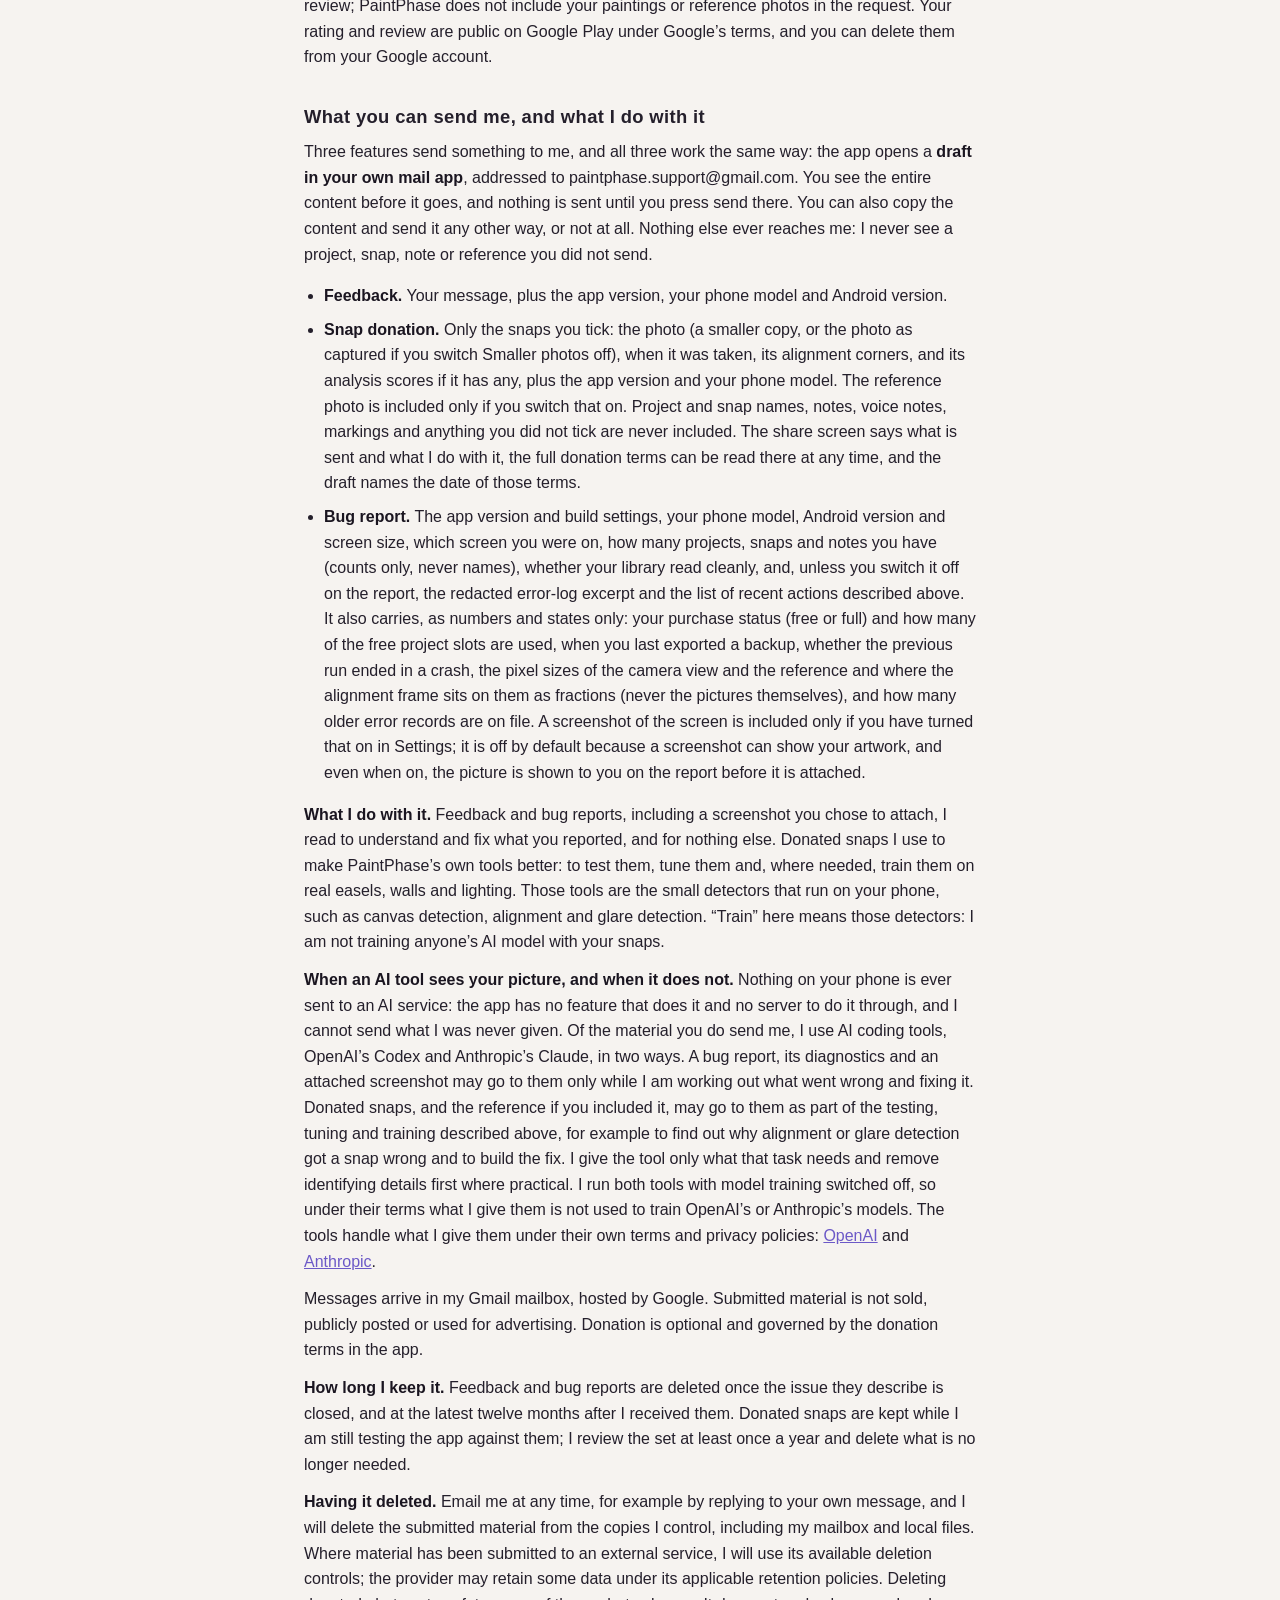
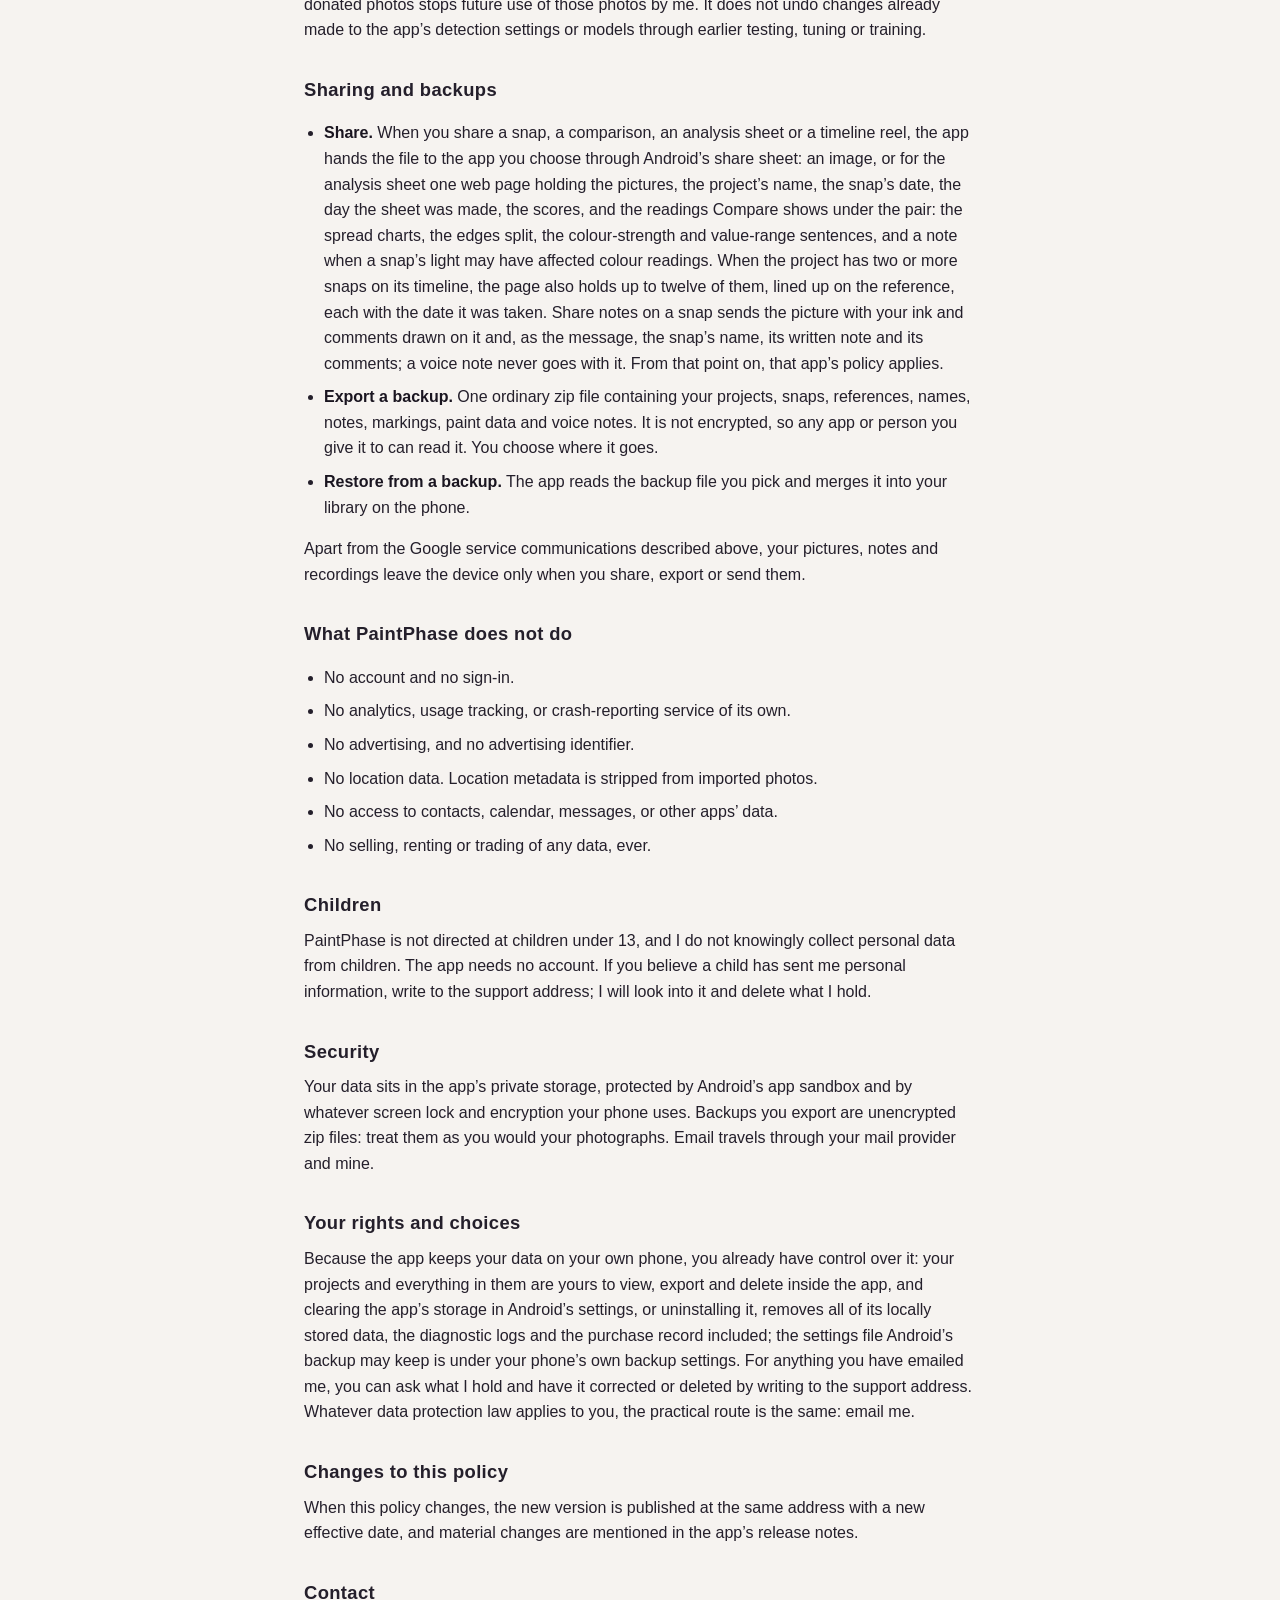
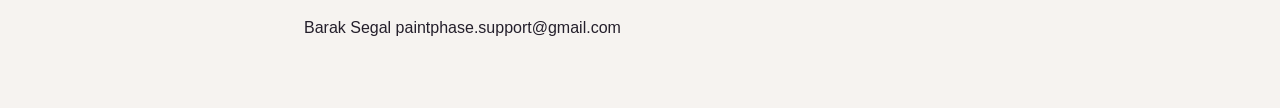
<file: privacy.html>
<!doctype html>
<html lang="en">
<head>
<meta charset="utf-8">
<meta name="viewport" content="width=device-width, initial-scale=1">
<meta name="robots" content="index">
<title>PaintPhase Privacy Policy</title>
<style>
:root { color-scheme: light; }
html { background: #f6f3f0; }
body {
  margin: 0; padding: 0 20px 56px;
  font: 16px/1.6 -apple-system, "Segoe UI", Roboto, Helvetica, Arial, sans-serif;
  color: #241f2b; background: #f6f3f0;
}
main { max-width: 42rem; margin: 0 auto; }
h1 { font-size: 1.8rem; line-height: 1.2; margin: 40px 0 8px; }
h2 { font-size: 1.15rem; margin: 32px 0 8px; letter-spacing: .02em; }
p, li { margin: 0 0 12px; }
ul { padding-left: 1.25rem; }
li { margin-bottom: 8px; }
a { color: #6c59c7; }
code { font-family: ui-monospace, Menlo, Consolas, monospace; font-size: .95em; }
strong { color: #1a1520; }
.meta { color: #6c6376; font-size: .95rem; margin-bottom: 24px; }
</style>
</head>
<body>
<main>
<h1>PaintPhase Privacy Policy</h1>
<p><strong>Effective date: 15 November 2026</strong> (version 13)</p>
<p>PaintPhase is an Android app for painters, made and published by <strong>Barak Segal</strong>, an individual developer based in Switzerland. This policy explains what the app does with your data. It covers the app with the package name <code>io.github.barakseg.paintphase</code>, as published on Google Play.</p>
<p>If anything here is unclear, write to <strong>paintphase.support@gmail.com</strong>. A person reads it.</p>
<h2>The short version</h2>
<ul>
<li>Your artwork, photos, notes, scores and comparisons stay on your device. No account. No ads. No behavioural tracking.</li>
<li>The app has no server and no login. Nothing you make is uploaded by the app.</li>
<li><strong>No AI sees your work unless you hand it to me.</strong> The app never sends a picture to any AI service. I can only pass on what you chose to email me: a snap you donated, or a screenshot you switched on for a bug report. What happens to those is set out below. Nothing on your phone is ever processed that way, and nothing you send me is used to train OpenAI&rsquo;s or Anthropic&rsquo;s models.</li>
<li>Two Google services are involved: <strong>Google Play</strong> handles the one purchase and may invite you to rate the app, and <strong>Google&rsquo;s ML Kit</strong> does the on-device image analysis and reports technical metrics to Google. Both are described below.</li>
<li>Apart from those two Google services, your work leaves the phone only when you send it yourself: by sharing an image or an analysis sheet, by exporting a backup, or by emailing me.</li>
</ul>
<h2>What the app stores on your device</h2>
<p>Everything PaintPhase makes lives in the app&rsquo;s private storage on your phone. It is not written to your photo gallery and not sent to any cloud. That storage holds:</p>
<ul>
<li><strong>Projects</strong>, with the name you give each one.</li>
<li><strong>Reference photos</strong> you choose. The app copies the photo you picked into its private folder and strips the file&rsquo;s metadata, including any location, before use.</li>
<li><strong>Snaps</strong>, the photos you take of your painting inside the app.</li>
<li><strong>Alignment data</strong>: the corner positions that lay a reference over a snap.</li>
<li><strong>Notes and markings</strong>: written notes, freehand ink and highlights you add to a snap.</li>
<li><strong>Voice notes</strong> you record, saved as audio files.</li>
<li><strong>Stars, analysis scores, your paint list, and your settings.</strong></li>
<li><strong>A record of your purchase</strong>, so the app knows the project limit is lifted. Google Play remains the source of truth for it.</li>
<li><strong>Two diagnostic logs.</strong> A log of recent actions, written only as numbers and predefined categories; it has no field for text, so it cannot hold a project name, a note or a file path. And a log of the app&rsquo;s own errors, capped at about half a megabyte, which records error messages and stack traces; those can contain file paths and, after a failed read of your library, fragments of its text. Both stay on the phone unless you send a bug report, and what a report takes from the error log is redacted first (paths shortened, stored text blanked) and shown to you before you send it; you can also leave it out.</li>
</ul>
<p>Android&rsquo;s automatic app backup is allowed to copy one small file: the app&rsquo;s settings, your paint list, the purchase record and the project-limit ledger. If your phone backs up app data to your Google account, that file goes with it, and Android puts it back after a reinstall or on a new phone. Your projects, snaps, notes and the two diagnostic logs are excluded from that backup and from phone-to-phone transfer.</p>
<p><strong>How long it is kept:</strong> until you delete it or uninstall the app. Projects, snaps and voice notes can be deleted individually inside the app. Uninstalling removes everything the app stored on the phone, unless you tick Android&rsquo;s <em>Keep app data</em> option in the uninstall dialog, in which case it all stays for the next install; Android&rsquo;s own backup may still hold the settings file described above. It does not remove backups you exported, images you shared, emails you sent me, or Google&rsquo;s record of your purchase; those live where you or Google put them.</p>
<h2>Permissions, and what each one is for</h2>
<ul>
<li><strong>Camera.</strong> Shows the live view with the reference laid over it, takes snaps, and switches on the torch. Live frames are processed in memory and discarded. Only the still you snap is saved.</li>
<li><strong>Microphone.</strong> Used only while you are recording a voice note. The recording is saved on your phone. The app never sends it anywhere.</li>
<li><strong>Photos.</strong> Reference photos come through Android&rsquo;s photo picker, which hands the app only the photo you choose. PaintPhase has no storage permission and never browses your gallery.</li>
<li><strong>Internet.</strong> Present for the two Google services described in the next sections. PaintPhase makes no network requests of its own: no analytics, no crash reporting, no advertising, no content downloads.</li>
</ul>
<h2>On-device image analysis (Google ML Kit)</h2>
<p>Some tools use Google&rsquo;s ML Kit library, which runs on your phone:</p>
<ul>
<li><strong>Face detection</strong> finds faces, and the position of their features (eyes, nose, mouth, ears, cheeks), in a reference photo or a snap, so that a face counts as part of the subject: when Compare measures the subject alone, and in Poster. It does not recognise or identify anyone, it creates no face template or biometric identifier, and the detected positions stay in the app&rsquo;s memory and are never saved. The face detection model ships inside the app.</li>
<li><strong>Subject segmentation</strong> separates the main subject from the background, for reading Poster&rsquo;s palette off the subject alone. The mask is computed for that operation. Its model is delivered through Google Play services, downloaded to your phone the first time the feature is used.</li>
</ul>
<p>Google states that ML Kit processes input data on the device and does not send the images or the results to Google servers. ML Kit does contact Google for two reasons, in Google&rsquo;s words: &ldquo;The ML Kit APIs may contact Google servers from time to time in order to receive things like bug fixes, updated models and hardware accelerator compatibility information. The ML Kit APIs also send metrics about the performance and utilization of the APIs in your app to Google.&rdquo;</p>
<p>According to Google&rsquo;s disclosure for ML Kit, those metrics include: device information (manufacturer, model, operating system version and build, available ML hardware accelerators), the app&rsquo;s package name and version, performance measurements such as latency, API configuration such as image format and resolution, input and output sizes, event types and error codes, and identifiers: a per-installation identifier that Google says is not intended to identify a user or a physical device, and, for the feature delivered through Google Play services, a device identifier used for diagnostics. Google encrypts this in transit and states that it does not transfer it to third parties. Google&rsquo;s use of it is governed by <a href="https://policies.google.com/privacy">Google&rsquo;s Privacy Policy</a>.</p>
<p>I do not receive this data and do not use it. On Google Play&rsquo;s Data safety form, these are the categories called &ldquo;Diagnostics&rdquo; and &ldquo;Device or other IDs&rdquo;. This reporting cannot be switched off inside the app, because it is part of the library the tools are built on.</p>
<h2>The purchase</h2>
<p>PaintPhase sells one thing, the &ldquo;Full app&rdquo; purchase, through <strong>Google Play Billing</strong>. Google processes the payment; PaintPhase never receives your card or bank details. The app receives the purchase record it needs to unlock the Full app and to restore it later: an order identifier, the product bought, when, and whether the payment went through. On the phone it keeps only the fact that the purchase was made; &ldquo;Restore purchase&rdquo; asks Google Play again. Google may also show me transaction details in its developer tools, for managing orders and refunds, under Google&rsquo;s own terms. There is no account with me. Google&rsquo;s handling of the payment is governed by <a href="https://play.google.com/about/play-terms/">Google Play&rsquo;s terms</a> and <a href="https://policies.google.com/privacy">Google&rsquo;s Privacy Policy</a>.</p>
<p><strong>Ratings.</strong> Google Play may invite you to rate PaintPhase. Google handles your rating and review; PaintPhase does not include your paintings or reference photos in the request. Your rating and review are public on Google Play under Google&rsquo;s terms, and you can delete them from your Google account.</p>
<h2>What you can send me, and what I do with it</h2>
<p>Three features send something to me, and all three work the same way: the app opens a <strong>draft in your own mail app</strong>, addressed to paintphase.support@gmail.com. You see the entire content before it goes, and nothing is sent until you press send there. You can also copy the content and send it any other way, or not at all. Nothing else ever reaches me: I never see a project, snap, note or reference you did not send.</p>
<ul>
<li><strong>Feedback.</strong> Your message, plus the app version, your phone model and Android version.</li>
<li><strong>Snap donation.</strong> Only the snaps you tick: the photo (a smaller copy, or the photo as captured if you switch Smaller photos off), when it was taken, its alignment corners, and its analysis scores if it has any, plus the app version and your phone model. The reference photo is included only if you switch that on. Project and snap names, notes, voice notes, markings and anything you did not tick are never included. The share screen says what is sent and what I do with it, the full donation terms can be read there at any time, and the draft names the date of those terms.</li>
<li><strong>Bug report.</strong> The app version and build settings, your phone model, Android version and screen size, which screen you were on, how many projects, snaps and notes you have (counts only, never names), whether your library read cleanly, and, unless you switch it off on the report, the redacted error-log excerpt and the list of recent actions described above. It also carries, as numbers and states only: your purchase status (free or full) and how many of the free project slots are used, when you last exported a backup, whether the previous run ended in a crash, the pixel sizes of the camera view and the reference and where the alignment frame sits on them as fractions (never the pictures themselves), and how many older error records are on file. A screenshot of the screen is included only if you have turned that on in Settings; it is off by default because a screenshot can show your artwork, and even when on, the picture is shown to you on the report before it is attached.</li>
</ul>
<p><strong>What I do with it.</strong> Feedback and bug reports, including a screenshot you chose to attach, I read to understand and fix what you reported, and for nothing else. Donated snaps I use to make PaintPhase&rsquo;s own tools better: to test them, tune them and, where needed, train them on real easels, walls and lighting. Those tools are the small detectors that run on your phone, such as canvas detection, alignment and glare detection. &ldquo;Train&rdquo; here means those detectors: I am not training anyone&rsquo;s AI model with your snaps.</p>
<p><strong>When an AI tool sees your picture, and when it does not.</strong> Nothing on your phone is ever sent to an AI service: the app has no feature that does it and no server to do it through, and I cannot send what I was never given. Of the material you do send me, I use AI coding tools, OpenAI&rsquo;s Codex and Anthropic&rsquo;s Claude, in two ways. A bug report, its diagnostics and an attached screenshot may go to them only while I am working out what went wrong and fixing it. Donated snaps, and the reference if you included it, may go to them as part of the testing, tuning and training described above, for example to find out why alignment or glare detection got a snap wrong and to build the fix. I give the tool only what that task needs and remove identifying details first where practical. I run both tools with model training switched off, so under their terms what I give them is not used to train OpenAI&rsquo;s or Anthropic&rsquo;s models. The tools handle what I give them under their own terms and privacy policies: <a href="https://openai.com/policies/privacy-policy/">OpenAI</a> and <a href="https://www.anthropic.com/legal/privacy">Anthropic</a>.</p>
<p>Messages arrive in my Gmail mailbox, hosted by Google. Submitted material is not sold, publicly posted or used for advertising. Donation is optional and governed by the donation terms in the app.</p>
<p><strong>How long I keep it.</strong> Feedback and bug reports are deleted once the issue they describe is closed, and at the latest twelve months after I received them. Donated snaps are kept while I am still testing the app against them; I review the set at least once a year and delete what is no longer needed.</p>
<p><strong>Having it deleted.</strong> Email me at any time, for example by replying to your own message, and I will delete the submitted material from the copies I control, including my mailbox and local files. Where material has been submitted to an external service, I will use its available deletion controls; the provider may retain some data under its applicable retention policies. Deleting donated photos stops future use of those photos by me. It does not undo changes already made to the app&rsquo;s detection settings or models through earlier testing, tuning or training.</p>
<h2>Sharing and backups</h2>
<ul>
<li><strong>Share.</strong> When you share a snap, a comparison, an analysis sheet or a timeline reel, the app hands the file to the app you choose through Android&rsquo;s share sheet: an image, or for the analysis sheet one web page holding the pictures, the project&rsquo;s name, the snap&rsquo;s date, the day the sheet was made, the scores, and the readings Compare shows under the pair: the spread charts, the edges split, the colour-strength and value-range sentences, and a note when a snap&rsquo;s light may have affected colour readings. When the project has two or more snaps on its timeline, the page also holds up to twelve of them, lined up on the reference, each with the date it was taken. Share notes on a snap sends the picture with your ink and comments drawn on it and, as the message, the snap&rsquo;s name, its written note and its comments; a voice note never goes with it. From that point on, that app&rsquo;s policy applies.</li>
<li><strong>Export a backup.</strong> One ordinary zip file containing your projects, snaps, references, names, notes, markings, paint data and voice notes. It is not encrypted, so any app or person you give it to can read it. You choose where it goes.</li>
<li><strong>Restore from a backup.</strong> The app reads the backup file you pick and merges it into your library on the phone.</li>
</ul>
<p>Apart from the Google service communications described above, your pictures, notes and recordings leave the device only when you share, export or send them.</p>
<h2>What PaintPhase does not do</h2>
<ul>
<li>No account and no sign-in.</li>
<li>No analytics, usage tracking, or crash-reporting service of its own.</li>
<li>No advertising, and no advertising identifier.</li>
<li>No location data. Location metadata is stripped from imported photos.</li>
<li>No access to contacts, calendar, messages, or other apps&rsquo; data.</li>
<li>No selling, renting or trading of any data, ever.</li>
</ul>
<h2>Children</h2>
<p>PaintPhase is not directed at children under 13, and I do not knowingly collect personal data from children. The app needs no account. If you believe a child has sent me personal information, write to the support address; I will look into it and delete what I hold.</p>
<h2>Security</h2>
<p>Your data sits in the app&rsquo;s private storage, protected by Android&rsquo;s app sandbox and by whatever screen lock and encryption your phone uses. Backups you export are unencrypted zip files: treat them as you would your photographs. Email travels through your mail provider and mine.</p>
<h2>Your rights and choices</h2>
<p>Because the app keeps your data on your own phone, you already have control over it: your projects and everything in them are yours to view, export and delete inside the app, and clearing the app&rsquo;s storage in Android&rsquo;s settings, or uninstalling it, removes all of its locally stored data, the diagnostic logs and the purchase record included; the settings file Android&rsquo;s backup may keep is under your phone&rsquo;s own backup settings. For anything you have emailed me, you can ask what I hold and have it corrected or deleted by writing to the support address. Whatever data protection law applies to you, the practical route is the same: email me.</p>
<h2>Changes to this policy</h2>
<p>When this policy changes, the new version is published at the same address with a new effective date, and material changes are mentioned in the app&rsquo;s release notes.</p>
<h2>Contact</h2>
<p>Barak Segal
paintphase.support@gmail.com</p>
</main>
</body>
</html>
</file>
<file: style.css>
/* PaintPhase landing page. One sheet, one token block.
   Light porcelain chapters and dark viewfinder chapters, as in the app. */
@font-face { font-family: Inter; src: url(assets/Inter-400.ttf); font-weight: 400; font-display: swap; }
@font-face { font-family: Inter; src: url(assets/Inter-500.ttf); font-weight: 500; font-display: swap; }
@font-face { font-family: Inter; src: url(assets/Inter-600.ttf); font-weight: 600; font-display: swap; }
@font-face { font-family: Inter; src: url(assets/Inter-700.ttf); font-weight: 700; font-display: swap; }
@font-face { font-family: Inter; src: url(assets/Inter-800.ttf); font-weight: 800; font-display: swap; }
@font-face { font-family: Plex; src: url(assets/IBMPlexMono-400.ttf); font-weight: 400; font-display: swap; }
@font-face { font-family: Plex; src: url(assets/IBMPlexMono-500.ttf); font-weight: 500; font-display: swap; }

:root {
  --paper: #fbf6fa; --surface: #fff; --ink: #2e2733; --muted: #6c6376; --line: #e5dce8;
  --accent: #6c59c7; --accent-deep: #5a47b0; --soft: #ece7fa;
  --dark: #221c28; --dark-2: #2a2330;
  --sans: Inter, system-ui, -apple-system, "Segoe UI", sans-serif;
  --mono: Plex, ui-monospace, "Cascadia Mono", Consolas, monospace;
  --r-card: 16px; --r-art: 14px;
  --gap: clamp(20px, 3vw, 40px); --section: clamp(72px, 10vw, 136px);
  color-scheme: light;
}
.dark { --paper: #221c28; --surface: #2a2330; --ink: #f2efea; --muted: #b8abc6; --line: #463a52; --accent: #9b8cff; --soft: #382d45; background: var(--paper); color: var(--ink); }

*, *::before, *::after { box-sizing: border-box; }
html { scroll-behavior: smooth; scroll-padding-top: 80px; overflow-x: clip; }
body { margin: 0; overflow-x: clip; background: var(--paper); color: var(--ink); font: 400 17px/1.6 var(--sans); -webkit-font-smoothing: antialiased; text-rendering: optimizeLegibility; }
img, svg, video { display: block; max-width: 100%; height: auto; }
a { color: inherit; }
h1, h2, h3, p, figure, ol, ul { margin: 0; }
h1, h2, h3 { text-wrap: balance; }
h1 { font: 800 clamp(42px, 5.4vw, 76px)/.98 var(--sans); letter-spacing: -.045em; }
h1 em { font-style: normal; color: var(--accent); }
h2 { font: 800 clamp(32px, 4.4vw, 58px)/1.02 var(--sans); letter-spacing: -.04em; }
h3 { font: 700 20px/1.25 var(--sans); letter-spacing: -.015em; }
.wrap { width: min(1200px, 100% - clamp(32px, 6vw, 96px)); margin-inline: auto; }
.section { padding-block: var(--section); }
.eyebrow, .mono { font: 500 11.5px/1.4 var(--mono); letter-spacing: .13em; text-transform: uppercase; }
.eyebrow { color: var(--accent); margin-bottom: 18px; }
.small { font-size: 14px; color: var(--muted); }
.section-top { display: grid; gap: 4px; max-width: 760px; margin-bottom: clamp(32px, 5vw, 64px); }
.section-top > p:last-child:not(.eyebrow) { color: var(--muted); margin-top: 14px; max-width: 56ch; }
.sr-only { position: absolute; width: 1px; height: 1px; overflow: hidden; clip-path: inset(50%); white-space: nowrap; }
.skip { position: absolute; left: 16px; top: -60px; z-index: 100; background: var(--ink); color: var(--paper); padding: 10px 14px; border-radius: 10px; }
.skip:focus { top: 12px; }
:focus-visible { outline: 3px solid var(--accent); outline-offset: 3px; border-radius: 6px; }
.text-link { font-weight: 600; text-decoration: none; border-bottom: 1.5px solid currentColor; padding-bottom: 2px; }
.text-link:hover { color: var(--accent); }
.flask { display: inline-block; vertical-align: -3px; }

/* Masthead */
.masthead { position: sticky; top: 0; z-index: 50; transition: background .3s, box-shadow .3s, transform .35s; }
.masthead-row { display: flex; align-items: center; gap: 24px; height: 76px; transition: height .3s; }
.masthead.stuck { background: color-mix(in srgb, var(--paper) 78%, transparent); backdrop-filter: blur(16px) saturate(1.4); -webkit-backdrop-filter: blur(16px) saturate(1.4); box-shadow: 0 1px 0 var(--line); }
.masthead.stuck .masthead-row { height: 60px; }
html:not(.js) .masthead { background: var(--paper); }
.brand { display: inline-flex; align-items: center; gap: 10px; text-decoration: none; font: 800 21px/1 var(--sans); letter-spacing: -.03em; }
/* The mark is the portrait cut out over transparency: no tile, no rounding. */
.brand img { margin-block: -4px; }
.brand b { color: var(--accent); font-weight: 800; }
.masthead nav { display: flex; gap: clamp(14px, 2.4vw, 30px); margin-inline: auto; font-size: 14.5px; }
.masthead nav a { text-decoration: none; color: var(--muted); }
.masthead nav a:hover { color: var(--ink); }

/* The Play door (a stand-in drawn in CSS until Google's badge file is in) */
.play { white-space: nowrap; display: inline-flex; align-items: center; gap: 12px; padding: 13px 22px 13px 18px; border-radius: 14px; background: var(--ink); color: var(--paper); text-decoration: none; font: 700 18px/1.05 var(--sans); letter-spacing: -.01em; transition: transform .2s, box-shadow .2s; box-shadow: 0 10px 30px -12px #2e273388; }
.play:hover { transform: translateY(-2px); box-shadow: 0 16px 36px -12px #2e2733aa; }
.play svg { width: 24px; height: 24px; fill: currentColor; flex: none; }
.play small { display: block; font: 500 9.5px/1 var(--mono); letter-spacing: .12em; text-transform: uppercase; opacity: .72; margin-bottom: 4px; }
.play-small { padding: 9px 16px 9px 12px; font-size: 14.5px; border-radius: 11px; box-shadow: none; }
.play-small svg { width: 18px; height: 18px; }
.play-small small { font-size: 8px; margin-bottom: 3px; }
.play-light { background: #fbf6fa; color: #221c28; }

/* Compare slider (hero, steps, master study) */
.compare { position: relative; overflow: hidden; border-radius: var(--r-art); aspect-ratio: 3 / 2; --reveal: 50%; touch-action: pan-y; user-select: none; }
.compare.tall { aspect-ratio: 1000 / 1251; }
.compare img { position: absolute; inset: 0; width: 100%; height: 100%; object-fit: cover; }
.compare-top { clip-path: inset(0 calc(100% - var(--reveal)) 0 0); }
.compare-bar { position: absolute; top: 0; bottom: 0; left: var(--reveal); width: 2px; margin-left: -1px; background: #fff; box-shadow: 0 0 0 1px #0003; pointer-events: none; }
.compare-knob { position: absolute; top: 50%; left: var(--reveal); width: 48px; height: 48px; margin: -24px 0 0 -24px; border-radius: 50%; background: #fff; color: #2e2733; display: grid; place-items: center; font: 600 17px/1 var(--sans); box-shadow: 0 6px 20px #0006; pointer-events: none; transition: transform .2s; }
.compare:hover .compare-knob { transform: scale(1.08); }
.compare input { position: absolute; inset: 0; width: 100%; height: 100%; margin: 0; opacity: 0; cursor: ew-resize; }
.compare input:focus-visible ~ .compare-knob { outline: 3px solid #fff; outline-offset: 3px; }
.tag { position: absolute; top: 14px; padding: 6px 11px; border-radius: 99px; background: #000a; color: #fff; font: 500 10px/1 var(--mono); letter-spacing: .12em; text-transform: uppercase; pointer-events: none; }
.tag-l { left: 14px; } .tag-r { right: 14px; }

/* 1 · Hero */
.hero { display: grid; grid-template-columns: minmax(0, 6fr) minmax(0, 7fr); gap: clamp(24px, 4vw, 64px); align-items: center; padding-block: clamp(28px, 5vw, 72px) clamp(56px, 8vw, 112px); }
.hero-copy { display: grid; gap: 22px; justify-items: start; }
.hero-copy .eyebrow { margin: 0; }
.lede { font-size: clamp(17px, 1.5vw, 20px); color: var(--muted); max-width: 40ch; }
.hero-actions { display: flex; flex-wrap: wrap; align-items: center; gap: 22px; margin-top: 6px; }
.terms { display: grid; gap: 8px; margin-top: 6px; padding: 18px 22px; border-radius: var(--r-card); background: var(--soft); border: 1px solid #d9d0f4; }
.terms .mono { color: var(--accent-deep); font-size: clamp(13.5px, 1.25vw, 16px); font-weight: 500; letter-spacing: .1em; }
.terms-plain { font: 600 clamp(16px, 1.5vw, 19px)/1.3 var(--sans); letter-spacing: -.01em; color: var(--ink); }
.terms-small { font-size: 13.5px; color: var(--muted); }
.viewfinder { background: var(--dark); padding: clamp(8px, 1.3vw, 18px); border-radius: 26px; box-shadow: 0 40px 80px -36px #2e273399, 0 0 0 1px #2e273314; }
.hero-art figcaption { display: flex; flex-wrap: wrap; justify-content: space-between; gap: 8px 20px; margin-top: 14px; font-size: 13.5px; color: var(--muted); }
.hero-art .mono { color: var(--accent); }

/* 2 · The painting grows */
.grow { position: relative; }
.grow-stage { padding-block: var(--section); display: grid; align-items: center; overflow: hidden; background: radial-gradient(90% 70% at 62% 45%, #3a2f47, var(--dark) 70%); }
.grow-grid { display: grid; grid-template-columns: minmax(0, 5fr) minmax(0, 4fr) minmax(0, 2fr); gap: clamp(20px, 4vw, 64px); align-items: center; }
.grow-copy { display: grid; gap: 18px; }
.grow-copy .eyebrow { margin: 0; }
.grow-copy > p:not(.eyebrow):not(.grow-meta) { color: var(--muted); max-width: 44ch; }
.grow-meta { display: flex; gap: 18px; color: var(--ink); font-size: 13px; margin-top: 8px; }
.grow-meta span:last-child { color: var(--accent); }
.grow-dots { display: flex; gap: 6px; }
.grow-dots i { width: 22px; height: 3px; border-radius: 2px; background: var(--line); transition: background .3s; }
.grow-dots i.on { background: var(--accent); }
.grow-range { width: min(100%, 320px); accent-color: var(--accent); }
.grow-controls { display: flex; align-items: center; gap: 14px; }
.grow-play { font: 600 14px/1 var(--sans); min-width: 104px; padding: 11px 16px; border-radius: 99px; border: 1.5px solid var(--line); background: var(--surface); color: var(--ink); cursor: pointer; }
.grow-play:hover { border-color: var(--accent); }
.frames { position: relative; aspect-ratio: 2 / 3; height: min(76vh, 76svh, 720px); max-width: 100%; margin-inline: auto; border-radius: 6px; overflow: hidden; box-shadow: 0 40px 90px -30px #000, 0 0 0 1px #ffffff14; background: #1a151f; }
.frames img { position: absolute; inset: 0; width: 100%; height: 100%; object-fit: cover; opacity: 0; transition: opacity .45s ease; }
.frames img:first-child, .frames img.on { opacity: 1; }
.grow-ref { display: grid; gap: 10px; justify-items: start; opacity: .92; }
.grow-ref img { border-radius: 4px; box-shadow: 0 0 0 1px #ffffff1c; width: 100%; max-width: 190px; }
.grow-ref .mono { color: var(--muted); }
.grow-note { position: relative; margin-top: -44px; padding-bottom: 28px; font-size: 12.5px; color: var(--muted); }

/* 4 · Three steps */
.step-row { list-style: none; padding: 0; display: grid; grid-template-columns: repeat(3, minmax(0, 1fr)); gap: var(--gap); counter-reset: step; }
.step-row li { display: grid; gap: 8px; align-content: start; }
.step-row figure { position: relative; aspect-ratio: 900 / 1195; border-radius: var(--r-card); overflow: hidden; background: var(--dark); margin-bottom: 14px; }
.step-row figure > img { width: 100%; height: 100%; object-fit: cover; transition: transform .8s cubic-bezier(.2, .7, .2, 1); }
.step-row li:hover figure > img { transform: scale(1.03); }
.step-row .compare { border-radius: 0; height: 100%; aspect-ratio: auto; }
.step-row .mono { color: var(--accent); }
/* Fixed numbers: the container query on each step scopes a CSS counter. */
.step-row li:nth-child(1) .mono::before { content: "1 · "; }
.step-row li:nth-child(2) .mono::before { content: "2 · "; }
.step-row li:nth-child(3) .mono::before { content: "3 · "; }
.step-row li > p:last-child { color: var(--muted); font-size: 15.5px; }
.quad > img { filter: brightness(.62); }
.quad svg { position: absolute; inset: 0; width: 100%; height: 100%; }
.quad polygon { fill: #9b8cff26; stroke: #fff; stroke-width: 2; vector-effect: non-scaling-stroke; stroke-dasharray: 7 6; }
.quad i { position: absolute; width: 22px; height: 22px; margin: -11px 0 0 -11px; border-radius: 50%; background: #fff; border: 5px solid #6c59c7; box-shadow: 0 4px 12px #0007; }

/* 4b · See it in action: the clip in a phone held sideways */
.film { display: grid; grid-template-columns: minmax(0, 5fr) minmax(0, 6fr); gap: clamp(24px, 5vw, 72px); align-items: center; }
.film-copy { display: grid; gap: 18px; }
.film-copy .eyebrow { margin: 0; }
.film-copy > p:not(.eyebrow) { color: var(--muted); max-width: 46ch; }
.watch-cues { list-style: none; padding: 0; margin-top: 8px; display: grid; gap: 14px; counter-reset: cue; }
.watch-cues li { counter-increment: cue; display: grid; grid-template-columns: 34px 1fr; column-gap: 12px; }
.watch-cues li::before { content: "0" counter(cue); grid-row: span 2; font: 500 11.5px/1.9 var(--mono); letter-spacing: .1em; color: var(--accent); }
.watch-cues b { font: 700 17px/1.3 var(--sans); letter-spacing: -.01em; }
.watch-cues span { color: var(--muted); font-size: 15px; }
.js .watch-cues .reveal:nth-child(2) { transition-delay: .1s; }
.js .watch-cues .reveal:nth-child(3) { transition-delay: .2s; }
.film-frame { justify-self: center; width: min(100%, 600px); }
.handset { position: relative; padding: 9px 12px; border-radius: 34px; background: #17121c; box-shadow: 0 0 0 1.5px #4a3f55, 0 40px 70px -34px #2e2733bb; }
.handset::before { content: ""; position: absolute; left: 22%; top: -3px; width: 13%; height: 3px; border-radius: 3px 3px 0 0; background: #4a3f55; }
.handset::after { content: ""; position: absolute; left: 5px; top: 50%; width: 5px; height: 5px; margin-top: -2.5px; border-radius: 50%; background: #3a3144; }
.handset video { display: block; width: 100%; height: auto; border-radius: 24px; background: var(--dark); }
.film-frame figcaption { display: flex; flex-wrap: wrap; justify-content: space-between; gap: 6px 20px; margin-top: 16px; font-size: 13.5px; color: var(--muted); }
.film-frame .mono { color: var(--accent); }

/* 5 · Lenses */
.lenses { padding-block: var(--section); }
.lens-grid { display: grid; grid-template-columns: minmax(0, 4fr) minmax(0, 7fr); gap: clamp(24px, 5vw, 72px); align-items: start; }
.lens-copy { display: grid; gap: 18px; }
.lens-copy .eyebrow { margin: 0; }
.lens-copy > p:not(.eyebrow) { color: var(--muted); }
.lens-tabs { display: grid; gap: 6px; margin-top: 10px; }
.lens-tabs button { all: unset; box-sizing: border-box; cursor: pointer; display: grid; gap: 2px; padding: 13px 16px; border-radius: 12px; border-left: 3px solid transparent; transition: background .25s, border-color .25s; }
.lens-tabs button b { font: 700 17px/1.2 var(--sans); }
.lens-tabs button span { font-size: 14.5px; color: var(--muted); }
.lens-tabs button:hover { background: #ffffff0a; }
.lens-tabs button[aria-selected="true"] { background: var(--soft); border-left-color: var(--accent); }
.lens-tabs button:focus-visible { outline: 3px solid var(--accent); outline-offset: 2px; }
.lens-stage { position: sticky; top: 92px; }
.lens-stage .compare { border-radius: 8px; box-shadow: 0 40px 90px -30px #000, 0 0 0 1px #ffffff14; background: #1a151f; }
.lens-stack { position: absolute; inset: 0; }
.lens-stack img { position: absolute; inset: 0; width: 100%; height: 100%; object-fit: cover; opacity: 0; transition: opacity .5s ease; }
.lens-stack img.on { opacity: 1; }
.lens-question { display: none; }
.lens-foot { margin-top: 22px; font: 600 clamp(18px, 2vw, 24px)/1.3 var(--sans); letter-spacing: -.02em; }
.colour-note { margin-top: 28px; padding: 20px 24px; border: 1px solid var(--line); border-radius: var(--r-card); display: grid; gap: 6px; }
.colour-note h3 { font-size: 16px; }
.colour-note p { color: var(--muted); font-size: 15px; max-width: 90ch; }

/* 6 · Before you paint: two real Studio screens, the chosen one in front */
.study { display: grid; grid-template-columns: minmax(0, 5fr) minmax(0, 6fr); gap: clamp(24px, 5vw, 80px); align-items: center; }
.study-copy { display: grid; gap: 18px; justify-items: start; }
.study-copy .eyebrow { margin: 0; }
.study-copy > p:not(.eyebrow) { color: var(--muted); max-width: 46ch; }
.tabs { display: flex; gap: 4px; padding: 5px; border: 1.5px solid var(--line); border-radius: 99px; margin-top: 6px; background: var(--surface); }
.tabs button { border: 0; border-radius: 99px; min-height: 44px; padding: 10px 26px; background: transparent; color: var(--muted); font: 600 15px/1 var(--sans); cursor: pointer; transition: background .25s, color .25s; }
.tabs button:hover { color: var(--ink); }
.tabs button[aria-selected="true"] { background: var(--ink); color: var(--paper); }
.tool-note { font-size: 15.5px; min-height: 3.2em; padding-left: 14px; border-left: 3px solid var(--accent); }
.phone-stack { position: relative; width: min(100%, 560px); aspect-ratio: 10 / 12; justify-self: center; }
.phone-stack::before { content: ""; position: absolute; inset: 8% 4% 4% 10%; border-radius: 50%; background: radial-gradient(closest-side, #b9a7ec77, transparent); filter: blur(10px); }
.phone-stack img { position: absolute; top: 0; left: 6%; width: 52%; border-radius: 30px; border: 8px solid var(--dark); box-shadow: 0 40px 70px -34px #2e2733aa; transform-origin: 50% 90%; transition: transform .7s cubic-bezier(.2, .7, .2, 1), filter .5s, left .7s cubic-bezier(.2, .7, .2, 1); transform: translate(74%, 7%) rotate(6deg) scale(.9); filter: brightness(.82) saturate(.8); z-index: 1; cursor: pointer; }
.phone-stack img.front { transform: rotate(-3deg); filter: none; z-index: 2; cursor: zoom-in; }
.phone-stack img:not(.front):hover { filter: brightness(.95); }

/* 7b · How to mix it */
.mixing { display: grid; grid-template-columns: minmax(0, 6fr) minmax(0, 5fr); gap: clamp(24px, 6vw, 96px); align-items: center; }
.mixing-copy { display: grid; gap: 20px; }
.mixing-copy .eyebrow { margin: 0; }
.mixing-copy > p:not(.eyebrow) { color: var(--muted); max-width: 46ch; }
.mixing h2 .flask { vertical-align: -3px; }
.mix-steps { list-style: none; padding: 0; display: grid; gap: 12px; counter-reset: mix; }
.mix-steps li { counter-increment: mix; display: grid; grid-template-columns: 52px 1fr; column-gap: 16px; align-items: center; padding: 16px 20px 16px 16px; background: var(--surface); border: 1px solid var(--line); border-radius: var(--r-card); box-shadow: 0 16px 30px -26px #2e273377; }
.mix-steps li::before { content: counter(mix); grid-row: span 2; display: grid; place-items: center; width: 52px; height: 52px; border-radius: 50%; background: var(--soft); color: var(--accent); font: 800 22px/1 var(--sans); }
.mix-steps b { font: 700 17px/1.3 var(--sans); }
.mix-steps span { color: var(--muted); font-size: 15px; }
.js .mix-steps .reveal:nth-child(2) { transition-delay: .12s; }
.js .mix-steps .reveal:nth-child(3) { transition-delay: .24s; }
.mix-art { position: relative; justify-self: center; width: min(100%, 420px); padding: 20% 0 0 14%; }
.mix-art::before { content: ""; position: absolute; inset: 6% -6% 6% 2%; border-radius: 50%; background: radial-gradient(closest-side, #f4d7e7, transparent); filter: blur(8px); }
.mixing-shot { position: relative; transform: rotate(2.5deg); }
.mixing-shot img { border-radius: 30px; border: 8px solid var(--dark); box-shadow: 0 40px 70px -34px #2e2733aa; cursor: zoom-in; }
.mix-chip { position: absolute; left: 0; top: 0; width: 62%; padding: 10px 10px 8px; background: var(--surface); border-radius: 16px; box-shadow: 0 24px 44px -20px #2e2733aa, 0 0 0 1px var(--line); transform: rotate(-5deg); display: grid; gap: 6px; z-index: 2; }
.mix-chip img { border-radius: 9px; }
.mix-chip .mono { color: var(--accent); font-size: 10px; }

/* 7 · Master study */
.master { padding-block: var(--section); }
.master-grid { display: grid; grid-template-columns: minmax(0, 6fr) minmax(0, 5fr); gap: clamp(24px, 5vw, 72px); align-items: center; }
.master-grid > div { display: grid; gap: 18px; }
.master-grid .eyebrow { margin: 0; }
.master-grid p:not(.eyebrow) { color: var(--muted); max-width: 52ch; }
.stages { display: grid; grid-template-columns: repeat(7, minmax(0, 1fr)); gap: 6px; margin-top: 12px; }
.stages img { border-radius: 4px; transition: transform .4s cubic-bezier(.2, .7, .2, 1); }
.stages img:hover { transform: translateY(-6px) scale(1.06); }
.master figure { max-width: 520px; justify-self: end; width: 100%; }
.master .compare { border-radius: 6px; box-shadow: 0 40px 90px -30px #000, 0 0 0 1px #ffffff14; }

/* 8 · Analysis sheets */
.sheet-row { display: grid; grid-template-columns: repeat(3, minmax(0, 1fr)); gap: var(--gap); }
.sheet { display: grid; gap: 6px; text-decoration: none; }
.sheet img { aspect-ratio: 4 / 5; object-fit: cover; object-position: top; border-radius: var(--r-card); border: 1px solid var(--line); margin-bottom: 12px; box-shadow: 0 24px 48px -28px #2e273377; transition: transform .5s cubic-bezier(.2, .7, .2, 1), box-shadow .5s; }
.sheet:hover img { transform: translateY(-8px) rotate(-.6deg); box-shadow: 0 40px 60px -28px #2e273399; }
.sheet .mono { color: var(--accent); }
.sheet b { font: 700 21px/1.2 var(--sans); letter-spacing: -.02em; }
.sheet i { font-style: normal; font-weight: 600; font-size: 15px; color: var(--muted); }
.sheet:hover i { color: var(--accent); }
.outputs { display: grid; grid-template-columns: repeat(3, minmax(0, 1fr)); gap: var(--gap); margin-top: clamp(40px, 6vw, 80px); padding-top: clamp(28px, 4vw, 48px); border-top: 1px solid var(--line); }
.outputs article { display: grid; gap: 8px; align-content: start; }
.outputs .mono { color: var(--accent); }
.outputs p:last-child { color: var(--muted); font-size: 15.5px; }

/* 9 · Privacy */
.privacy { display: grid; grid-template-columns: minmax(0, 5fr) minmax(0, 6fr); gap: clamp(24px, 5vw, 72px); align-items: center; border-top: 1px solid var(--line); border-bottom: 1px solid var(--line); }
.privacy-copy { display: grid; gap: 18px; justify-items: start; }
.privacy-copy .eyebrow { margin: 0; }
.privacy-promise { display: grid; gap: 22px; }
.promise { font: 600 clamp(20px, 2.3vw, 29px)/1.32 var(--sans); letter-spacing: -.02em; max-width: 32ch; }
.chips { list-style: none; padding: 0; display: flex; flex-wrap: wrap; gap: 8px; }
.chips li { padding: 8px 14px; border-radius: 99px; background: var(--soft); color: var(--accent-deep); font: 600 14px/1 var(--sans); }

/* 10 · Price */
.pricing { display: grid; grid-template-columns: minmax(0, 6fr) minmax(0, 5fr); gap: clamp(24px, 5vw, 72px); align-items: start; }
.price-free { display: grid; gap: 20px; }
.price-free .eyebrow { margin: 0; }
.price-free > p:last-child { color: var(--muted); font-size: 15.5px; max-width: 52ch; }
.slots { display: grid; grid-template-columns: repeat(6, minmax(0, 1fr)); gap: 10px; max-width: 520px; }
.slots img { width: 100%; aspect-ratio: 4 / 5; object-fit: cover; border-radius: 8px; box-shadow: 0 10px 24px -14px #2e273388; transition: transform .5s cubic-bezier(.2, .7, .2, 1); }
.slots.in img { transform: translateY(-4px); }
.slots.in img:nth-child(2) { transition-delay: .08s; } .slots.in img:nth-child(3) { transition-delay: .16s; } .slots.in img:nth-child(4) { transition-delay: .24s; } .slots.in img:nth-child(5) { transition-delay: .32s; } .slots.in img:nth-child(6) { transition-delay: .4s; }
.price-own { background: var(--surface); border: 1px solid var(--line); border-radius: 24px; padding: clamp(24px, 3.4vw, 44px); display: grid; gap: 16px; justify-items: start; box-shadow: 0 30px 60px -40px #2e273366; }
.price-own .mono { color: var(--accent); }
.price-own h3 { font: 800 clamp(24px, 2.8vw, 34px)/1.08 var(--sans); letter-spacing: -.03em; }
.price-own p:not(.mono) { color: var(--muted); }

/* 11 · FAQ */
.faq { display: grid; grid-template-columns: minmax(0, 4fr) minmax(0, 7fr); gap: clamp(24px, 5vw, 72px); }
.faq-list details { border-top: 1px solid var(--line); }
.faq-list details:last-child { border-bottom: 1px solid var(--line); }
.faq-list summary { cursor: pointer; list-style: none; display: flex; justify-content: space-between; gap: 16px; padding: 20px 0; font: 600 18px/1.3 var(--sans); letter-spacing: -.01em; }
.faq-list summary::-webkit-details-marker { display: none; }
.faq-list summary::after { content: "+"; color: var(--accent); font-weight: 400; font-size: 24px; line-height: 1; }
.faq-list details[open] summary::after { content: "−"; }
.faq-list details p { color: var(--muted); padding-bottom: 22px; max-width: 64ch; }

/* 12 · Finale */
.finale { position: relative; overflow: hidden; padding-block: clamp(96px, 14vw, 190px); text-align: center; }
.wall { position: absolute; inset: -10% -4%; display: grid; grid-template-columns: repeat(8, 1fr); align-content: center; gap: 10px; opacity: .3; transform: rotate(-4deg) scale(1.08); filter: saturate(.9); }
.wall img { width: 100%; aspect-ratio: 3 / 4; object-fit: cover; border-radius: 6px; }
.finale::after { content: ""; position: absolute; inset: 0; background: radial-gradient(60% 70% at 50% 50%, #221c28f2 20%, #221c2899 70%, #221c2866); }
.finale-copy { position: relative; z-index: 1; display: grid; gap: 22px; justify-items: center; }
.finale-copy .eyebrow { margin: 0; }
.finale-copy p:not(.eyebrow) { color: var(--muted); max-width: 52ch; }
.ownership { font-size: 14px; }

.footer { display: flex; flex-wrap: wrap; align-items: center; justify-content: space-between; gap: 18px 32px; padding-block: 36px; font-size: 14px; color: var(--muted); }
.footer .mono { text-transform: none; letter-spacing: .02em; user-select: all; }
.footer nav { display: flex; gap: 22px; }
.footer .brand { color: var(--ink); font-size: 18px; }

/* Zoom dialog */
.zoom { border: 0; padding: 0; background: transparent; max-width: min(92vw, 560px); max-height: 94vh; }
.zoom::backdrop { background: #221c28e6; backdrop-filter: blur(6px); }
.zoom img { max-height: 86vh; width: auto; border-radius: 20px; margin-inline: auto; }
.zoom button { all: unset; cursor: pointer; display: block; margin: 0 0 10px auto; color: #fff; font: 500 12px/1 var(--mono); letter-spacing: .12em; text-transform: uppercase; padding: 10px; }
.zoom button:focus-visible { outline: 3px solid currentColor; outline-offset: -3px; border-radius: 6px; }

/* Reveal on scroll: only when the script is running, and never for reduced motion */
.js .reveal { opacity: 0; transform: translateY(28px); transition: opacity .8s ease, transform .8s cubic-bezier(.2, .7, .2, 1); }
.js .reveal.in { opacity: 1; transform: none; }
.js .step-row .reveal:nth-child(2), .js .sheet-row .reveal:nth-child(2) { transition-delay: .1s; }
.js .step-row .reveal:nth-child(3), .js .sheet-row .reveal:nth-child(3) { transition-delay: .2s; }

@media (max-width: 1000px) {
  .grow-grid { grid-template-columns: minmax(0, 1fr) minmax(0, 1fr); }
  .grow-ref { display: none; }
  .masthead nav { display: none; }
  .masthead-row { justify-content: space-between; }
}
@media (max-width: 900px) {
  .hero, .lens-grid, .study, .mixing, .film, .master-grid, .pricing, .faq, .privacy { grid-template-columns: minmax(0, 1fr); }
  .phone-stack { width: min(100%, 420px); }
  .mix-art { width: min(100%, 340px); }
  .lens-stage { position: static; }
  /* On a narrow screen the lens names are a row of chips directly over the picture. */
  .lens-tabs { display: flex; gap: 8px; overflow-x: auto; margin: 6px -4px 0; padding: 4px; scrollbar-width: none; }
  .lens-tabs::-webkit-scrollbar { display: none; }
  .lens-tabs button { flex: none; padding: 11px 18px; border-radius: 99px; border: 1.5px solid var(--line); }
  .lens-tabs button b { font-size: 15px; }
  .lens-tabs button span { display: none; }
  .lens-tabs button[aria-selected="true"] { background: var(--accent); border-color: var(--accent); color: #17121c; }
  .lens-grid { gap: 18px; }
  .lens-question { display: block; margin-top: 14px; color: var(--muted); font-size: 15px; }
  .lens-foot { margin-top: 10px; }
  .master figure { justify-self: start; }
  .step-row, .sheet-row, .outputs { grid-template-columns: minmax(0, 1fr); }
  .step-row figure { max-width: 420px; }
  .sheet img { aspect-ratio: 3 / 2; }
}
@media (max-width: 640px) {
  body { font-size: 16px; }
  .grow-grid { grid-template-columns: minmax(0, 1fr); gap: 16px; }
  .grow-copy > p:not(.eyebrow):not(.grow-meta) { display: none; }
  .hero { gap: 20px; }
  .hero-copy { display: contents; }
  .hero-copy .eyebrow { order: 1; } .hero h1 { order: 2; } .hero-art { order: 3; } .lede { order: 4; } .hero-actions { order: 5; } .terms { order: 6; }
  .grow-copy { gap: 10px; }
  .frames { height: min(58vh, 58svh, 600px); }
  .stages { grid-template-columns: repeat(7, minmax(0, 1fr)); gap: 4px; }
  .wall { grid-template-columns: repeat(4, 1fr); }
  .play-small small { display: none; }
}
/* Below 331 px the masthead's Play door covered the end of the wordmark. */
@media (max-width: 359px) {
  .masthead-row { gap: 12px; }
  .masthead .brand { gap: 8px; font-size: 18px; }
  .play-small { gap: 8px; padding: 9px 12px 9px 10px; }
}
@media (prefers-reduced-motion: reduce) {
  html { scroll-behavior: auto; }
  *, *::before, *::after { transition-duration: .01ms !important; animation-duration: .01ms !important; }
}

/* ---------- Beauty pass A ---------- */
::selection { background: #cfc3f7; color: #221c28; }
html { scrollbar-color: #b9a7ec transparent; }

/* A soft wash of the app's lavender and pink behind the light chapters. */
.hero, .sheets, .pricing, .film { position: relative; }
.hero::before, .sheets::before, .pricing::before, .film::before { content: ""; position: absolute; z-index: -1; pointer-events: none; inset: -8% -30vw; }
.hero::before { background: radial-gradient(34% 46% at 74% 40%, #e6dcfb 0, transparent 70%), radial-gradient(26% 36% at 16% 86%, #fae6ef 0, transparent 70%); }
.film::before { background: radial-gradient(30% 50% at 72% 50%, #ece4fb 0, transparent 70%); }
.sheets::before { background: radial-gradient(30% 34% at 14% 38%, #ece4fb 0, transparent 70%), radial-gradient(26% 30% at 88% 44%, #fae6ef 0, transparent 70%); }
.pricing::before { background: radial-gradient(30% 60% at 76% 46%, #e9e0fb 0, transparent 70%); }

/* Reading progress on the header, and the section you are in. */
.progress { position: absolute; left: 0; right: 0; bottom: -1px; height: 2px; background: var(--accent); transform-origin: 0 50%; transform: scaleX(0); opacity: 0; transition: opacity .3s; }
.masthead.stuck .progress { opacity: 1; }
.masthead nav a { position: relative; transition: color .2s; }
.masthead nav a::after { content: ""; position: absolute; left: 50%; bottom: -9px; width: 5px; height: 5px; margin-left: -2.5px; border-radius: 50%; background: var(--accent); transform: scale(0); transition: transform .25s cubic-bezier(.2, .7, .2, 1); }
.masthead nav a.on { color: var(--ink); }
.masthead nav a.on::after { transform: scale(1); }

/* The Play button catches the light. */
.play { position: relative; overflow: hidden; isolation: isolate; }
.play::after { content: ""; position: absolute; inset: 0; z-index: -1; background: linear-gradient(105deg, transparent 35%, #ffffff30 50%, transparent 65%); transform: translateX(-120%); transition: transform .7s cubic-bezier(.2, .7, .2, 1); }
.play:hover::after { transform: translateX(120%); }

/* The hero picture leans a little toward the pointer. */
.hero-art { perspective: 1400px; }
.viewfinder { transition: transform .5s cubic-bezier(.2, .7, .2, 1); transform: rotateX(var(--rx, 0deg)) rotateY(var(--ry, 0deg)); will-change: transform; }

/* One step leads to the next. */
.step-row li { position: relative; container-type: inline-size; }
.step-row li:not(:last-child)::after { content: "→"; position: absolute; z-index: 2; top: calc(66.4cqw - 20px); right: calc(var(--gap) / -2 - 20px); width: 40px; height: 40px; border-radius: 50%; display: grid; place-items: center; background: var(--surface); color: var(--accent); font: 600 17px/1 var(--sans); box-shadow: 0 8px 20px -8px #2e273388, 0 0 0 1px var(--line); }

/* The three sheets lie like papers on a desk. */
.sheet:nth-child(1) img { transform: rotate(-1.3deg); }
.sheet:nth-child(3) img { transform: rotate(1.3deg); }
.sheet:hover img, .sheet:focus-visible img { transform: translateY(-10px) rotate(0deg); }

/* Cards answer the pointer. */
.mix-steps li { transition: transform .35s cubic-bezier(.2, .7, .2, 1), box-shadow .35s; }
.mix-steps li:hover { transform: translateX(6px); box-shadow: 0 20px 34px -24px #2e2733aa; }
.slots img { transition: transform .4s cubic-bezier(.2, .7, .2, 1); }
.slots.in img:hover { transform: translateY(-10px) scale(1.06); transition-delay: 0s; }
.price-own { position: relative; border: 0; background: linear-gradient(var(--surface), var(--surface)) padding-box, linear-gradient(135deg, #b9a7ec, #f4d7e7 60%, #e5dce8) border-box; border: 1.5px solid transparent; }
.faq-list details[open] p { animation: faq-in .35s ease both; }
@keyframes faq-in { from { opacity: 0; transform: translateY(-6px); } }
.faq-list summary { transition: color .2s; }
.faq-list summary:hover { color: var(--accent); }

/* The wall behind the last door drifts slowly. */
.wall { animation: drift 70s ease-in-out infinite alternate; }
@keyframes drift { from { transform: rotate(-4deg) scale(1.12) translateX(-2.5%); } to { transform: rotate(-4deg) scale(1.12) translateX(2.5%); } }

@media (max-width: 900px) {
  .step-row li:not(:last-child)::after { display: none; }
  .sheet:nth-child(1) img, .sheet:nth-child(3) img { transform: none; }
}
@media (prefers-reduced-motion: reduce) {
  .wall { animation: none; }
  .viewfinder { transform: none; }
}

/* ---------- Beauty pass B ---------- */
.eyebrow::before { content: ""; display: inline-block; width: 22px; height: 1.5px; margin-right: 10px; vertical-align: middle; background: currentColor; opacity: .55; }
.terms .mono::before, .card .mono::before { content: none; }
.tag-b { top: auto; bottom: 14px; left: 14px; background: var(--accent); color: #17121c; font-weight: 500; }
.faq-heading { display: grid; gap: 4px; align-content: start; }
.faq-more { margin-top: 18px; color: var(--muted); font-size: 15px; max-width: 30ch; }
.faq-more .mono { display: block; margin-top: 6px; text-transform: none; letter-spacing: .02em; color: var(--ink); user-select: all; }
.finale h2 { font-size: clamp(38px, 5.6vw, 76px); }
.finale-copy::before { content: ""; position: absolute; z-index: -1; left: 50%; top: 50%; width: min(760px, 90vw); aspect-ratio: 1.6; translate: -50% -50%; background: radial-gradient(closest-side, #6c59c755, transparent); filter: blur(20px); }
.grow-ref img { transition: transform .5s cubic-bezier(.2, .7, .2, 1); }
.grow-ref:hover img { transform: scale(1.04) rotate(1deg); }
.outputs article { padding-top: 18px; border-top: 2px solid var(--line); transition: border-color .3s; }
.outputs article:hover { border-top-color: var(--accent); }
.outputs { border-top: 0; padding-top: 0; }
.js h2.reveal { transition-duration: .9s; }
.handset { transition: transform .6s cubic-bezier(.2, .7, .2, 1); }
.film-frame:hover .handset { transform: translateY(-6px) rotate(-.6deg); }
.footer { border-top: 1px solid var(--line); }
</file>
